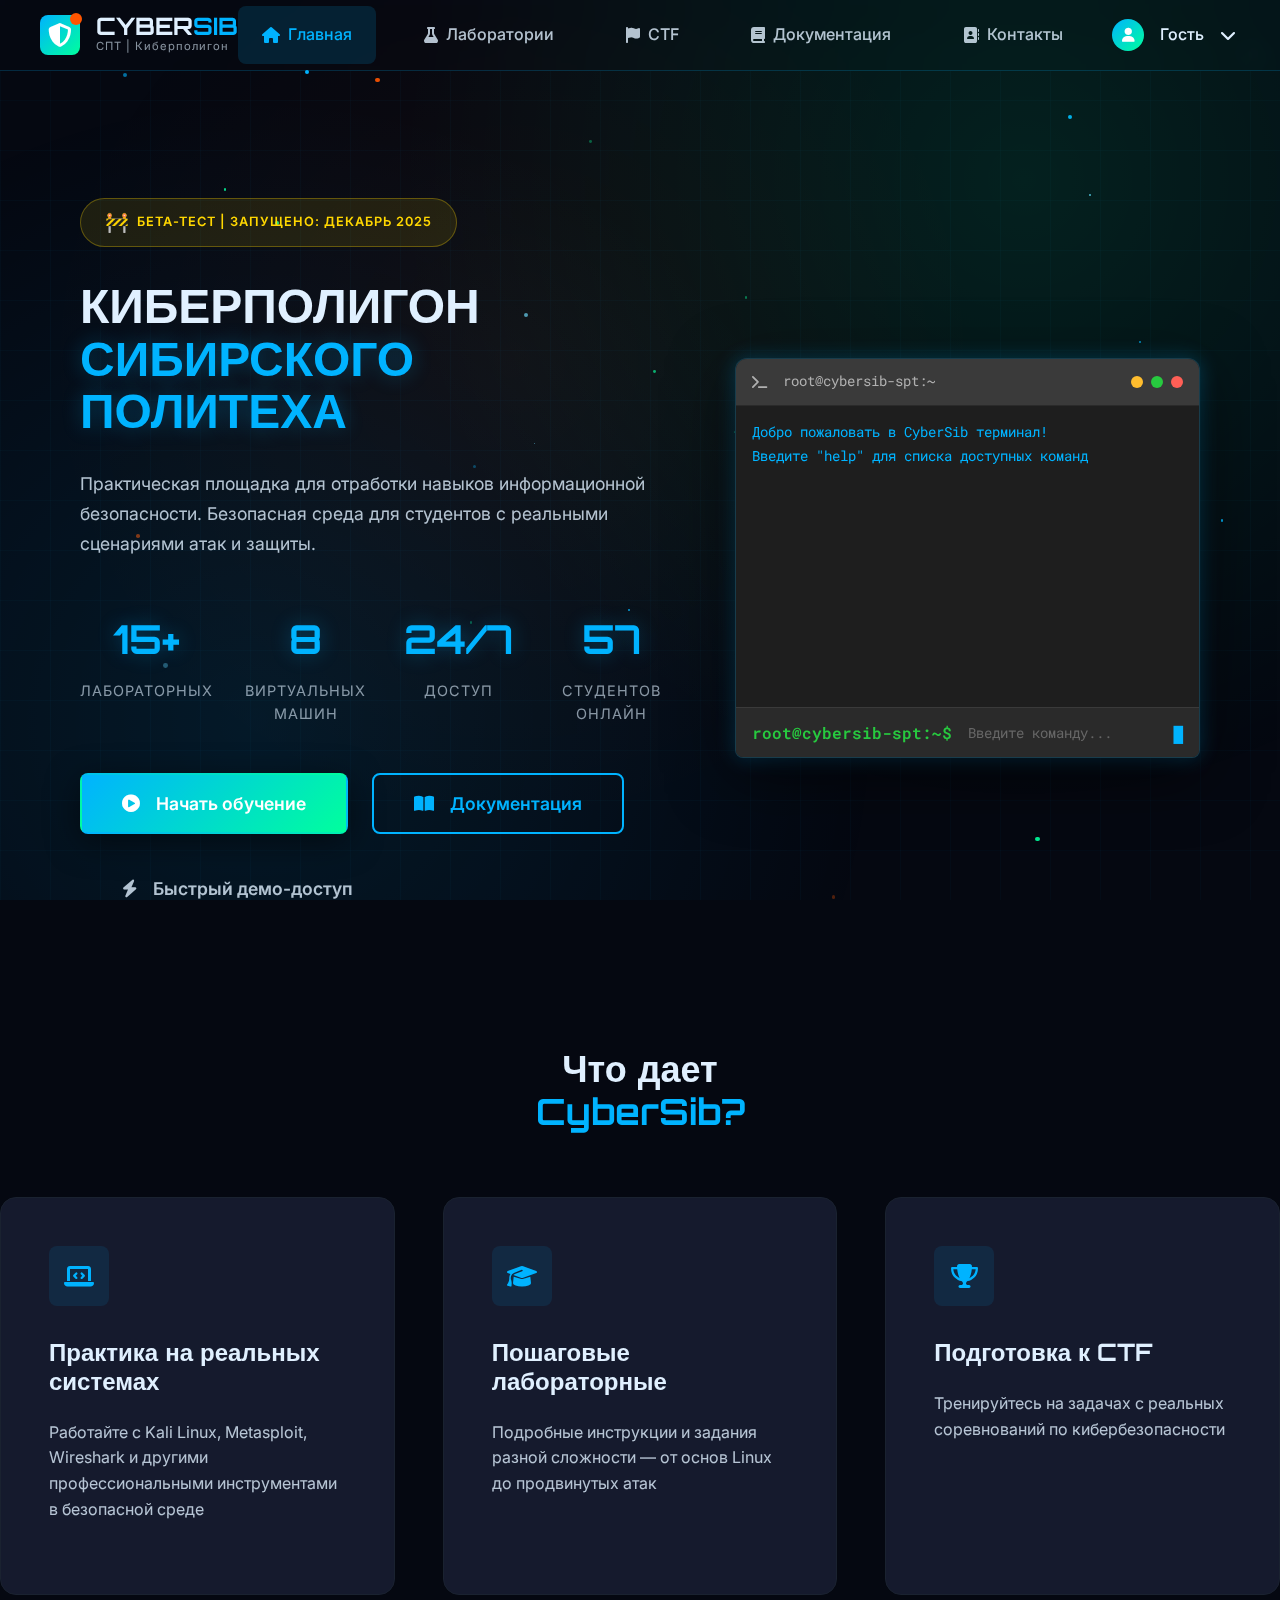
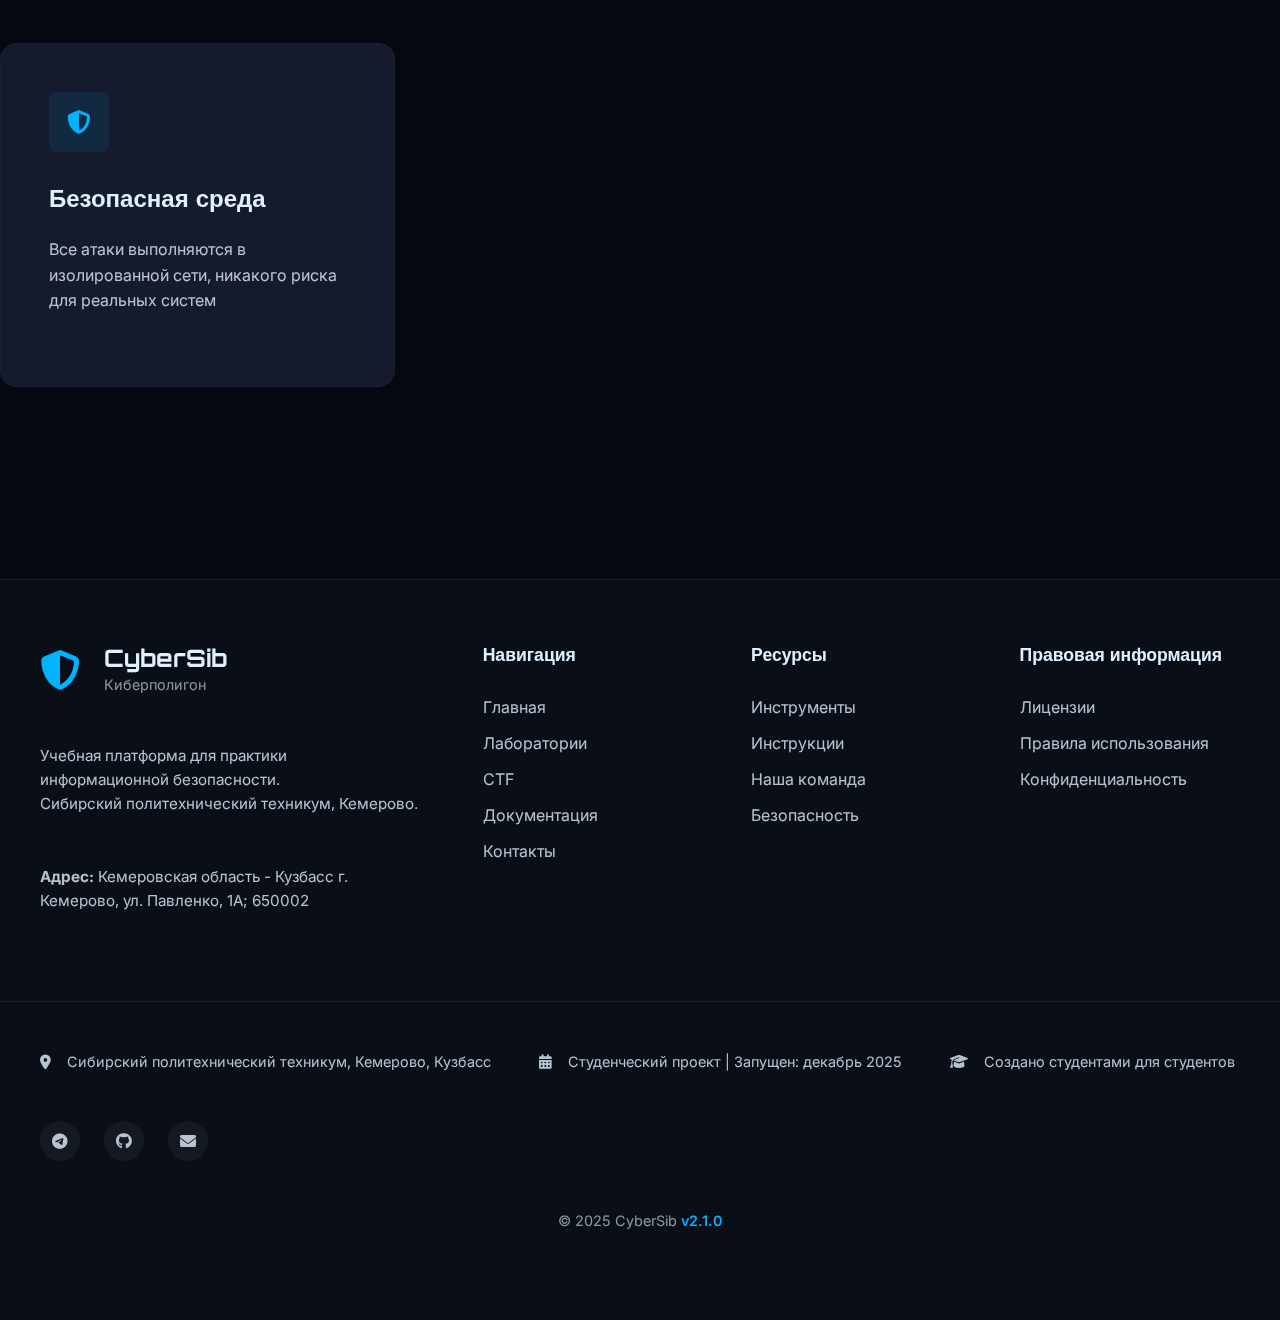
<file: index.html>
<!DOCTYPE html>
<html lang="ru">
<head>
    <meta charset="UTF-8">
    <meta name="viewport" content="width=device-width, initial-scale=1.0">
    <title>CyberSib | Киберполигон СПТ</title>
    
    <!-- Google Analytics -->
    <script async src="https://www.googletagmanager.com/gtag/js?id=G-XXXXXXXXXX"></script>
    <script>
      window.dataLayer = window.dataLayer || [];
      function gtag(){dataLayer.push(arguments);}
      gtag('js', new Date());
      gtag('config', 'G-XXXXXXXXXX');
    </script>
    
    <!-- CSS -->
    <link rel="stylesheet" href="style.css">
    <link rel="stylesheet" href="https://cdnjs.cloudflare.com/ajax/libs/font-awesome/6.4.0/css/all.min.css">
    
    <!-- Шрифты -->
    <link rel="preconnect" href="https://fonts.googleapis.com">
    <link rel="preconnect" href="https://fonts.gstatic.com" crossorigin>
    <link href="https://fonts.googleapis.com/css2?family=Orbitron:wght@400;500;700;900&family=Roboto+Mono:wght@300;400;500;700&family=Inter:wght@300;400;500;600&display=swap" rel="stylesheet">
    
    <!-- Favicon -->
    <link rel="icon" type="image/x-icon" href="data:image/svg+xml,<svg xmlns=%22http://www.w3.org/2000/svg%22 viewBox=%220 0 100 100%22><text y=%22.9em%22 font-size=%2290%22>⚡</text></svg>">
    
    <!-- SEO -->
    <meta name="description" content="CyberSib - учебный киберполигон для практики информационной безопасности">
    <meta name="keywords" content="кибербезопасность, СПТ, обучение, лабораторные, CTF, Кемерово, Кузбасс">
    <meta name="author" content="Белоногов Роман Дмитриевич">
    <meta property="og:title" content="CyberSib">
    <meta property="og:description" content="Учебная платформа для практики информационной безопасности">
    <meta property="og:type" content="website">
</head>
<body>
    <!-- Анимация фона -->
    <div class="bg-animation">
        <div class="bg-grid"></div>
        <div class="bg-particles" id="particles"></div>
        <div class="bg-gradient"></div>
    </div>
    
    <!-- Навигация -->
    <nav class="navbar">
        <div class="nav-container">
            <!-- Логотип -->
            <a href="#" class="logo" data-page="home">
                <div class="logo-icon">
                    <i class="fas fa-shield-alt"></i>
                    <span class="pulse-dot"></span>
                </div>
                <div class="logo-text">
                    <span class="logo-title">CYBER<span class="logo-accent">SIB</span></span>
                    <span class="logo-subtitle">СПТ | Киберполигон</span>
                </div>
            </a>
            
            <!-- Меню -->
            <div class="nav-menu" id="navMenu">
                <a href="#" class="nav-link active" data-page="home">
                    <i class="fas fa-home"></i> Главная
                </a>
                <a href="#" class="nav-link" data-page="labs">
                    <i class="fas fa-flask"></i> Лаборатории
                </a>
                <a href="#" class="nav-link" data-page="ctf">
                    <i class="fas fa-flag"></i> CTF
                </a>
                <a href="#" class="nav-link" data-page="docs">
                    <i class="fas fa-book"></i> Документация
                </a>
                <a href="#" class="nav-link" data-page="contacts">
                    <i class="fas fa-address-book"></i> Контакты
                </a>
            </div>
            
            <!-- Пользователь -->
            <div class="user-section">
                <div class="user-info" id="userInfo">
                    <div class="user-avatar">
                        <i class="fas fa-user"></i>
                    </div>
                    <span class="user-name" id="userName">Гость</span>
                    <i class="fas fa-chevron-down"></i>
                </div>
                <div class="user-dropdown" id="userDropdown">
                    <a href="#" class="dropdown-item" id="loginBtn">
                        <i class="fas fa-sign-in-alt"></i> Войти
                    </a>
                    <a href="#" class="dropdown-item" id="registerBtn">
                        <i class="fas fa-user-plus"></i> Регистрация
                    </a>
                    <div class="dropdown-divider"></div>
                    <a href="#" class="dropdown-item" id="profileBtn">
                        <i class="fas fa-user-circle"></i> Профиль
                    </a>
                    <a href="#" class="dropdown-item" id="dashboardBtn">
                        <i class="fas fa-tachometer-alt"></i> Личный кабинет
                    </a>
                    <a href="#" class="dropdown-item" id="settingsBtn">
                        <i class="fas fa-cog"></i> Настройки
                    </a>
                    <a href="#" class="dropdown-item logout" id="logoutBtn">
                        <i class="fas fa-sign-out-alt"></i> Выйти
                    </a>
                </div>
            </div>
            
            <!-- Мобильное меню -->
            <button class="mobile-menu-btn" id="mobileMenuBtn">
                <i class="fas fa-bars"></i>
            </button>
        </div>
    </nav>
    
    <!-- Контент -->
    <div class="content-wrapper">
        <!-- Главная -->
        <section class="page active" id="homePage">
            <div class="container">
                <div class="hero-section">
                    <div class="hero-content">
                        <div class="hero-badge beta-badge">
                            <span class="badge-icon">🚧</span>
                            <span class="badge-text">БЕТА-ТЕСТ | ЗАПУЩЕНО: ДЕКАБРЬ 2025</span>
                        </div>
                        
                        <h1 class="hero-title">
                            <span class="hero-line">КИБЕРПОЛИГОН</span>
                            <span class="hero-line accent">СИБИРСКОГО ПОЛИТЕХА</span>
                        </h1>
                        
                        <p class="hero-description">
                            Практическая площадка для отработки навыков информационной безопасности. 
                            Безопасная среда для студентов с реальными сценариями атак и защиты.
                        </p>
                        
                        <div class="hero-stats">
                            <div class="stat">
                                <div class="stat-number" id="totalLabs">15+</div>
                                <div class="stat-label">лабораторных</div>
                            </div>
                            <div class="stat">
                                <div class="stat-number" id="totalMachines">8</div>
                                <div class="stat-label">виртуальных машин</div>
                            </div>
                            <div class="stat">
                                <div class="stat-number">24/7</div>
                                <div class="stat-label">доступ</div>
                            </div>
                            <div class="stat">
                                <div class="stat-number" id="activeUsers">0</div>
                                <div class="stat-label">студентов онлайн</div>
                            </div>
                        </div>
                        
                        <div class="hero-buttons">
                            <button class="btn btn-primary btn-lg" id="startLearningBtn">
                                <i class="fas fa-play-circle"></i> Начать обучение
                            </button>
                            <button class="btn btn-outline btn-lg" id="openDocsBtn">
                                <i class="fas fa-book-open"></i> Документация
                            </button>
                            <button class="btn btn-ghost btn-lg" id="quickDemoBtn">
                                <i class="fas fa-bolt"></i> Быстрый демо-доступ
                            </button>
                        </div>
                    </div>
                    
                    <div class="hero-terminal">
                        <div class="terminal">
                            <div class="terminal-header">
                                <div class="terminal-title">
                                    <i class="fas fa-terminal"></i>
                                    <span>root@cybersib-spt:~</span>
                                </div>
                                <div class="terminal-controls">
                                    <span class="control-btn minimize"></span>
                                    <span class="control-btn maximize"></span>
                                    <span class="control-btn close"></span>
                                </div>
                            </div>
                            <div class="terminal-body" id="terminalBody">
                                <div class="terminal-output" id="terminalOutput">
                                    <!-- Терминал заполняется через JS -->
                                </div>
                                <div class="terminal-input">
                                    <span class="prompt">root@cybersib-spt:~$</span>
                                    <input type="text" class="terminal-cmd" id="terminalCmd" placeholder="Введите команду...">
                                    <span class="cursor">█</span>
                                </div>
                            </div>
                        </div>
                    </div>
                </div>
            </div>
            
            <!-- Возможности -->
            <div class="features-section">
                <h2 class="section-title">
                    <span class="section-title-line">Что дает</span>
                    <span class="section-title-line accent">CyberSib?</span>
                </h2>
                
                <div class="features-grid">
                    <div class="feature-card">
                        <div class="feature-icon">
                            <i class="fas fa-laptop-code"></i>
                        </div>
                        <h3>Практика на реальных системах</h3>
                        <p>Работайте с Kali Linux, Metasploit, Wireshark и другими профессиональными инструментами в безопасной среде</p>
                    </div>
                    
                    <div class="feature-card">
                        <div class="feature-icon">
                            <i class="fas fa-graduation-cap"></i>
                        </div>
                        <h3>Пошаговые лабораторные</h3>
                        <p>Подробные инструкции и задания разной сложности — от основ Linux до продвинутых атак</p>
                    </div>
                    
                    <div class="feature-card">
                        <div class="feature-icon">
                            <i class="fas fa-trophy"></i>
                        </div>
                        <h3>Подготовка к CTF</h3>
                        <p>Тренируйтесь на задачах с реальных соревнований по кибербезопасности</p>
                    </div>
                    
                    <div class="feature-card">
                        <div class="feature-icon">
                            <i class="fas fa-shield-alt"></i>
                        </div>
                        <h3>Безопасная среда</h3>
                        <p>Все атаки выполняются в изолированной сети, никакого риска для реальных систем</p>
                    </div>
                </div>
            </div>
        </section>
        
        <!-- Лаборатории -->
        <section class="page" id="labsPage">
            <div class="container">
                <h2 class="page-title">
                    <i class="fas fa-flask"></i>
                    <span>Лабораторные работы</span>
                </h2>
                
                <div class="labs-controls">
                    <div class="difficulty-filter">
                        <button class="filter-btn active" data-filter="all">Все</button>
                        <button class="filter-btn" data-filter="beginner">Начинающий</button>
                        <button class="filter-btn" data-filter="intermediate">Средний</button>
                        <button class="filter-btn" data-filter="advanced">Продвинутый</button>
                        <button class="filter-btn" data-filter="ctf">CTF</button>
                    </div>
                    
                    <div class="search-box">
                        <i class="fas fa-search"></i>
                        <input type="text" id="labSearch" placeholder="Поиск лабораторной...">
                    </div>
                </div>
                
                <div class="labs-grid" id="labsContainer">
                    <!-- Лаборатории загружаются через JS -->
                </div>
                
                <div class="labs-stats">
                    <div class="stat-card">
                        <h3>Доступно лабораторий</h3>
                        <div class="stat-number">15</div>
                    </div>
                    <div class="stat-card">
                        <h3>Среднее время выполнения</h3>
                        <div class="stat-number">3.5 ч</div>
                    </div>
                    <div class="stat-card">
                        <h3>Лучший результат</h3>
                        <div class="stat-number">95%</div>
                    </div>
                </div>
            </div>
        </section>
        
        <!-- CTF -->
        <section class="page" id="ctfPage">
            <div class="container">
                <h2 class="page-title">
                    <i class="fas fa-flag"></i>
                    <span>CTF Challenge</span>
                </h2>
                
                <div class="ctf-tabs">
                    <button class="ctf-tab active" data-tab="challenges">Задачи</button>
                    <button class="ctf-tab" data-tab="tournaments">Турниры</button>
                    <button class="ctf-tab" data-tab="leaderboard">Таблица лидеров</button>
                </div>
                
                <div class="ctf-content">
                    <!-- Задачи CTF -->
                    <div class="ctf-pane active" id="challengesPane">
                        <div class="ctf-info">
                            <div class="ctf-banner">
                                <h3>Capture The Flag</h3>
                                <p>Решайте задачи по взлому, криптографии, стеганографии и реверс-инжинирингу</p>
                            </div>
                            
                            <div class="ctf-categories">
                                <div class="category-card" data-category="web">
                                    <div class="category-icon">
                                        <i class="fas fa-globe"></i>
                                    </div>
                                    <h4>Web Exploitation</h4>
                                    <p>SQLi, XSS, CSRF, LFI/RFI</p>
                                </div>
                                
                                <div class="category-card" data-category="crypto">
                                    <div class="category-icon">
                                        <i class="fas fa-key"></i>
                                    </div>
                                    <h4>Cryptography</h4>
                                    <p>Шифры, RSA, хэши, стеганография</p>
                                </div>
                                
                                <div class="category-card" data-category="forensics">
                                    <div class="category-icon">
                                        <i class="fas fa-search"></i>
                                    </div>
                                    <h4>Digital Forensics</h4>
                                    <p>Анализ дисков, сетевого трафика, памяти</p>
                                </div>
                                
                                <div class="category-card" data-category="pwn">
                                    <div class="category-icon">
                                        <i class="fas fa-bug"></i>
                                    </div>
                                    <h4>Binary Exploitation</h4>
                                    <p>Buffer overflow, ROP, shellcoding</p>
                                </div>
                            </div>
                        </div>
                    </div>
                    
                    <!-- Турниры CTF -->
                    <div class="ctf-pane" id="tournamentsPane">
                        <div class="tournaments-section">
                            <div class="alert alert-info">
                                <i class="fas fa-tools"></i>
                                <div>
                                    <h4>Раздел в разработке</h4>
                                    <p>Мы активно работаем над системой турниров CTF. В скором времени здесь появятся:</p>
                                    <ul>
                                        <li>Регулярные турниры с призами</li>
                                        <li>Командные соревнования</li>
                                        <li>Рейтинговая система ELO</li>
                                        <li>Спонсорские мероприятия</li>
                                        <li>Онлайн и оффлайн чемпионаты</li>
                                    </ul>
                                    <p>Следите за обновлениями в нашем Telegram-канале!</p>
                                </div>
                            </div>
                            
                            <div class="coming-soon">
                                <div class="coming-soon-icon">
                                    <i class="fas fa-trophy"></i>
                                </div>
                                <h3>CyberSib CTF League 2026</h3>
                                <p>Первый студенческий чемпионат по кибербезопасности в Кузбассе</p>
                                <div class="tournament-features">
                                    <div class="feature">
                                        <i class="fas fa-calendar-alt"></i>
                                        <span>Старт: октябрь 2026</span>
                                    </div>
                                    <div class="feature">
                                        <i class="fas fa-users"></i>
                                        <span>Командный формат</span>
                                    </div>
                                    <div class="feature">
                                        <i class="fas fa-gift"></i>
                                        <span>Призовой фонд</span>
                                    </div>
                                </div>
                                <button class="btn btn-primary btn-notify" id="notifyTournamentBtn">
                                    <i class="fas fa-bell"></i> Уведомить о старте
                                </button>
                            </div>
                        </div>
                    </div>
                    
                    <!-- Таблица лидеров -->
                    <div class="ctf-pane" id="leaderboardPane">
                        <div class="ctf-leaderboard">
                            <h3><i class="fas fa-trophy"></i> Таблица лидеров</h3>
                            <div class="table-container">
                                <table class="leaderboard-table">
                                    <thead>
                                        <tr>
                                            <th>Место</th>
                                            <th>Игрок</th>
                                            <th>Очки</th>
                                            <th>Решено</th>
                                            <th>Рейтинг</th>
                                        </tr>
                                    </thead>
                                    <tbody id="leaderboardBody">
                                        <!-- Заполняется через JS -->
                                    </tbody>
                                </table>
                            </div>
                        </div>
                    </div>
                </div>
            </div>
        </section>
        
        <!-- Документация -->
        <section class="page" id="docsPage">
            <div class="container">
                <h2 class="page-title">
                    <i class="fas fa-book"></i>
                    <span>Документация</span>
                </h2>
                
                <div class="docs-container">
                    <!-- Навигация по документации -->
                    <div class="docs-sidebar">
                        <div class="docs-nav">
                            <h4>Основные документы</h4>
                            <a href="#" class="docs-nav-link active" data-doc="about">
                                <i class="fas fa-info-circle"></i> О проекте
                            </a>
                            <a href="#" class="docs-nav-link" data-doc="team">
                                <i class="fas fa-users"></i> Наша команда
                            </a>
                            <a href="#" class="docs-nav-link" data-doc="rules">
                                <i class="fas fa-book"></i> Правила использования
                            </a>
                            <a href="#" class="docs-nav-link" data-doc="privacy">
                                <i class="fas fa-shield-alt"></i> Политика конфиденциальности
                            </a>
                            <a href="#" class="docs-nav-link" data-doc="security">
                                <i class="fas fa-lock"></i> Безопасность данных
                            </a>
                            <a href="#" class="docs-nav-link" data-doc="licenses">
                                <i class="fas fa-balance-scale"></i> Лицензии
                            </a>
                            
                            <h4>Инструкции</h4>
                            <a href="#" class="docs-nav-link" data-doc="setup">
                                <i class="fas fa-cogs"></i> Настройка среды
                            </a>
                            <a href="#" class="docs-nav-link" data-doc="access">
                                <i class="fas fa-plug"></i> Подключение
                            </a>
                            <a href="#" class="docs-nav-link" data-doc="report">
                                <i class="fas fa-file-alt"></i> Отчетность
                            </a>
                        </div>
                    </div>
                    
                    <!-- Контент документации -->
                    <div class="docs-content">
                        <div class="doc-viewer" id="docViewer">
                            <!-- Документы загружаются через JS -->
                        </div>
                        
                        <!-- Быстрые ссылки -->
                        <div class="docs-quicklinks">
                            <button class="quicklink" id="downloadRulesBtn">
                                <i class="fas fa-download"></i> Скачать правила
                            </button>
                            <button class="quicklink" id="contactSupportBtn">
                                <i class="fas fa-question-circle"></i> Техподдержка
                            </button>
                        </div>
                    </div>
                </div>
            </div>
        </section>
        
        <!-- Контакты -->
        <section class="page" id="contactsPage">
            <div class="container">
                <h2 class="page-title">
                    <i class="fas fa-address-book"></i>
                    <span>Контакты и поддержка</span>
                </h2>
                
                <div class="contacts-grid">
                    <div class="contact-card">
                        <div class="contact-icon telegram">
                            <i class="fab fa-telegram"></i>
                        </div>
                        <h3>Telegram-канал</h3>
                        <p>Новости, анонсы и обсуждения</p>
                        <a href="https://t.me/spt42" target="_blank" class="contact-link">
                            @spt42 <i class="fas fa-external-link-alt"></i>
                        </a>
                    </div>
                    
                    <div class="contact-card">
                        <div class="contact-icon support">
                            <i class="fas fa-headset"></i>
                        </div>
                        <h3>Техническая поддержка</h3>
                        <p>Помощь с полигоном и лабораториями</p>
                        <a href="https://t.me/plushkihapki" target="_blank" class="contact-link">
                            @plushkihapki <i class="fas fa-external-link-alt"></i>
                        </a>
                    </div>
                    
                    <div class="contact-card">
                        <div class="contact-icon email">
                            <i class="fas fa-envelope"></i>
                        </div>
                        <h3>Электронная почта</h3>
                        <p>Для официальных обращений</p>
                        <a href="mailto:cybersib.bizml.ru" class="contact-link">
                            cybersib@spt.edu
                        </a>
                    </div>
                    
                    <div class="contact-card">
                        <div class="contact-icon github">
                            <i class="fab fa-github"></i>
                        </div>
                        <h3>Исходный код</h3>
                        <p>Проект на GitHub</p>
                        <a href="https://github.com/CyberSib-SPT" target="_blank" class="contact-link">
                            CyberSib-SPT <i class="fas fa-external-link-alt"></i>
                        </a>
                    </div>
                </div>
                
                <!-- Улучшенная форма обратной связи -->
                <div class="feedback-form">
                    <h3><i class="fas fa-comment-alt"></i> Форма обратной связи</h3>
                    <input type="hidden" id="csrfToken" value="">
                    <form id="feedbackForm">
                        <div class="form-grid">
                            <div class="form-group">
                                <label for="feedbackName">Ваше имя</label>
                                <input type="text" id="feedbackName" class="form-control" placeholder="Иван Иванов" required>
                            </div>
                            <div class="form-group">
                                <label for="feedbackEmail">Email</label>
                                <input type="email" id="feedbackEmail" class="form-control" placeholder="student@spt.edu" required>
                            </div>
                        </div>
                        
                        <div class="form-group">
                            <label for="feedbackType">Тип обращения</label>
                            <div class="select-wrapper">
                                <select id="feedbackType" class="form-control select" required>
                                    <option value="">Выберите тип обращения</option>
                                    <option value="bug">Сообщение об ошибке</option>
                                    <option value="suggestion">Предложение по улучшению</option>
                                    <option value="question">Вопрос по лаборатории</option>
                                    <option value="other">Другое</option>
                                </select>
                            </div>
                        </div>
                        
                        <div class="form-group">
                            <label for="feedbackMessage">Сообщение</label>
                            <textarea id="feedbackMessage" class="form-control" rows="5" placeholder="Опишите вашу проблему или предложение подробно..." required></textarea>
                        </div>
                        
                        <div class="form-actions">
                            <button type="submit" class="btn btn-primary">
                                <i class="fas fa-paper-plane"></i> Отправить сообщение
                            </button>
                        </div>
                        
                        <div class="alert alert-info">
                            <i class="fas fa-info-circle"></i>
                            <span>Обычно отвечаем в течение 24 часов. Для срочных вопросов используйте Telegram.</span>
                        </div>
                    </form>
                </div>
                
                <!-- Адрес техникума -->
                <div class="alert alert-info" style="margin-top: var(--space-2xl);">
                    <i class="fas fa-map-marker-alt"></i>
                    <div>
                        <strong>Адрес техникума:</strong><br>
                        Кемеровская область - Кузбасс<br>
                        г. Кемерово, ул. Павленко, 1А; 650002
                    </div>
                </div>
            </div>
        </section>
    </div>
    
    <!-- Модальные окна -->
    
    <!-- Вход -->
    <div class="modal" id="loginModal">
        <div class="modal-content">
            <div class="modal-header">
                <h2><i class="fas fa-sign-in-alt"></i> Вход в систему</h2>
                <button class="modal-close">&times;</button>
            </div>
            <div class="modal-body">
                <input type="hidden" id="csrfTokenModal" value="">
                <div class="auth-tabs">
                    <button class="auth-tab active" data-tab="login">Вход</button>
                    <button class="auth-tab" data-tab="register">Регистрация</button>
                </div>
                
                <form id="loginForm" class="auth-form active">
                    <div class="form-group">
                        <label for="loginUsername">Логин или Email</label>
                        <input type="text" id="loginUsername" class="form-control" placeholder="Введите логин или email" required>
                    </div>
                    
                    <div class="form-group">
                        <label for="loginPassword">Пароль</label>
                        <input type="password" id="loginPassword" class="form-control" placeholder="Введите пароль" required>
                    </div>
                    
                    <div class="form-options">
                        <label class="checkbox">
                            <input type="checkbox" id="rememberMe">
                            <span>Запомнить меня</span>
                        </label>
                        <button type="button" class="link" id="forgotPasswordBtn">Забыли пароль?</button>
                    </div>
                    
                    <button type="submit" class="btn btn-primary btn-block">
                        <i class="fas fa-sign-in-alt"></i> Войти
                    </button>
                    
                    <div class="demo-credentials">
                        <p><i class="fas fa-info-circle"></i> Демо-доступ:</p>
                        <p><strong>Логин:</strong> demo | <strong>Пароль:</strong> demo2024</p>
                    </div>
                </form>
                
                <form id="registerForm" class="auth-form">
                    <div class="form-group">
                        <label for="regUsername">Логин</label>
                        <input type="text" id="regUsername" class="form-control" placeholder="Придумайте логин" required>
                    </div>
                    
                    <div class="form-group">
                        <label for="regEmail">Email</label>
                        <input type="email" id="regEmail" class="form-control" placeholder="student@spt.edu" required>
                    </div>
                    
                    <div class="form-group">
                        <label for="regPassword">Пароль</label>
                        <div class="password-strength">
                            <input type="password" id="regPassword" class="form-control" placeholder="Не менее 8 символов" required>
                            <div class="strength-meter">
                                <div class="strength-bar"></div>
                            </div>
                            <span class="strength-text">Надежность: низкая</span>
                        </div>
                    </div>
                    
                    <div class="form-group">
                        <label for="regConfirmPassword">Подтвердите пароль</label>
                        <input type="password" id="regConfirmPassword" class="form-control" placeholder="Повторите пароль" required>
                    </div>
                    
                    <div class="form-group">
                        <label for="regGroup">Группа</label>
                        <div class="select-wrapper">
                            <select id="regGroup" class="form-control select" required>
                                <option value="">Выберите группу</option>
                                <option value="ИБ-21">ИБ-21</option>
                                <option value="ИБ-22">ИБ-22</option>
                                <option value="ИБ-23">ИБ-23</option>
                                <option value="КС-21">КС-21</option>
                                <option value="КС-22">КС-22</option>
                                <option value="other">Другая</option>
                            </select>
                        </div>
                    </div>
                    
                    <div class="form-group">
                        <label class="checkbox">
                            <input type="checkbox" id="acceptRules" required>
                            <span>Согласен с <button type="button" class="rules-link" id="viewRulesBtn">правилами использования</button></span>
                        </label>
                    </div>
                    
                    <div class="form-group">
                        <label class="checkbox">
                            <input type="checkbox" id="acceptPrivacy" required>
                            <span>Согласен с <button type="button" class="rules-link" id="viewPrivacyBtn">политикой конфиденциальности</button></span>
                        </label>
                    </div>
                    
                    <button type="submit" class="btn btn-success btn-block">
                        <i class="fas fa-user-plus"></i> Зарегистрироваться
                    </button>
                </form>
            </div>
        </div>
    </div>
    
    <!-- Профиль -->
    <div class="modal" id="profileModal">
        <div class="modal-content wide">
            <div class="modal-header">
                <h2><i class="fas fa-user-circle"></i> Личный кабинет</h2>
                <button class="modal-close">&times;</button>
            </div>
            <div class="modal-body">
                <div class="profile-header">
                    <div class="profile-avatar">
                        <i class="fas fa-user-secret"></i>
                        <span class="status-indicator online"></span>
                    </div>
                    <div class="profile-info">
                        <h3 id="profileUserName">Гость</h3>
                        <p><i class="fas fa-id-badge"></i> <span id="profileUserRole">Студент</span></p>
                        <p><i class="fas fa-users"></i> Группа: <span id="profileUserGroup">-</span></p>
                    </div>
                    <div class="profile-stats">
                        <div class="stat">
                            <div class="stat-number" id="profilePoints">0</div>
                            <div class="stat-label">Очки</div>
                        </div>
                        <div class="stat">
                            <div class="stat-number" id="profileLabs">0</div>
                            <div class="stat-label">Лабораторные</div>
                        </div>
                        <div class="stat">
                            <div class="stat-number" id="profileRank">-</div>
                            <div class="stat-label">Рейтинг</div>
                        </div>
                    </div>
                </div>
                
                <div class="profile-tabs">
                    <button class="profile-tab active" data-tab="progress">
                        <i class="fas fa-chart-line"></i> Прогресс
                    </button>
                    <button class="profile-tab" data-tab="achievements">
                        <i class="fas fa-trophy"></i> Достижения
                    </button>
                    <button class="profile-tab" data-tab="security">
                        <i class="fas fa-shield-alt"></i> Безопасность
                    </button>
                    <button class="profile-tab" data-tab="certificates">
                        <i class="fas fa-award"></i> Сертификаты
                    </button>
                </div>
                
                <div class="profile-content">
                    <div class="profile-pane active" id="progressPane">
                        <div class="progress-list">
                            <h4>Ваш прогресс по лабораторным работам</h4>
                            <div id="progressChart"></div>
                            <div class="alert alert-info">
                                <i class="fas fa-info-circle"></i>
                                <span>Начните выполнять лабораторные работы, чтобы увидеть свой прогресс.</span>
                            </div>
                        </div>
                    </div>
                    
                    <div class="profile-pane" id="achievementsPane">
                        <div class="achievements-list">
                            <h4>Ваши достижения</h4>
                            <div class="achievements-grid" id="achievementsGrid">
                                <!-- Достижения загружаются через JS -->
                            </div>
                        </div>
                    </div>
                    
                    <div class="profile-pane" id="securityPane">
                        <div class="security-settings">
                            <h4>Настройки безопасности</h4>
                            <div class="security-item">
                                <h5><i class="fas fa-key"></i> Смена пароля</h5>
                                <form id="changePasswordForm">
                                    <div class="form-group">
                                        <label for="currentPassword">Текущий пароль</label>
                                        <input type="password" id="currentPassword" class="form-control" required>
                                    </div>
                                    <div class="form-group">
                                        <label for="newPassword">Новый пароль</label>
                                        <input type="password" id="newPassword" class="form-control" required>
                                    </div>
                                    <div class="form-group">
                                        <label for="confirmNewPassword">Подтвердите новый пароль</label>
                                        <input type="password" id="confirmNewPassword" class="form-control" required>
                                    </div>
                                    <button type="submit" class="btn btn-primary">Сменить пароль</button>
                                </form>
                            </div>
                            
                            <div class="security-item">
                                <h5><i class="fas fa-history"></i> История активности</h5>
                                <div class="activity-log" id="activityLog">
                                    <p>Здесь будет отображаться история ваших входов в систему.</p>
                                </div>
                            </div>
                        </div>
                    </div>
                    
                    <div class="profile-pane" id="certificatesPane">
                        <div class="certificates-list">
                            <h4>Ваши сертификаты</h4>
                            <div class="certificates-grid" id="certificatesGrid">
                                <div class="alert alert-info">
                                    <i class="fas fa-info-circle"></i>
                                    <span>Сертификаты выдаются после успешного выполнения лабораторных работ.</span>
                                </div>
                            </div>
                        </div>
                    </div>
                </div>
            </div>
        </div>
    </div>
    
    <!-- Запуск лаборатории -->
    <div class="modal" id="labModal">
        <div class="modal-content">
            <div class="modal-header">
                <h2 id="labModalTitle"><i class="fas fa-play"></i> Запуск лаборатории</h2>
                <button class="modal-close">&times;</button>
            </div>
            <div class="modal-body">
                <!-- Контент загружается через JS -->
            </div>
        </div>
    </div>
    
    <!-- Футер -->
    <footer class="footer">
        <div class="footer-content">
            <div class="footer-brand">
                <div class="footer-logo">
                    <i class="fas fa-shield-alt"></i>
                    <div>
                        <h3>CyberSib</h3>
                        <p>Киберполигон</p>
                    </div>
                </div>
                <p class="footer-description">
                    Учебная платформа для практики информационной безопасности.<br>
                    Сибирский политехнический техникум, Кемерово.
                </p>
                <p class="footer-description">
                    <strong>Адрес:</strong> Кемеровская область - Кузбасс г. Кемерово, ул. Павленко, 1А; 650002
                </p>
            </div>
            
            <div class="footer-links">
                <div class="footer-column">
                    <h4>Навигация</h4>
                    <button class="footer-link" data-page="home">Главная</button>
                    <button class="footer-link" data-page="labs">Лаборатории</button>
                    <button class="footer-link" data-page="ctf">CTF</button>
                    <button class="footer-link" data-page="docs">Документация</button>
                    <button class="footer-link" data-page="contacts">Контакты</button>
                </div>
                
                <div class="footer-column">
                    <h4>Ресурсы</h4>
                    <button class="footer-link" id="toolsBtn">Инструменты</button>
                    <button class="footer-link" data-page="docs">Инструкции</button>
                    <button class="footer-link" data-doc="team">Наша команда</button>
                    <button class="footer-link" data-doc="security">Безопасность</button>
                </div>
                
                <div class="footer-column">
                    <h4>Правовая информация</h4>
                    <button class="footer-link" data-doc="licenses">Лицензии</button>
                    <button class="footer-link" data-doc="rules">Правила использования</button>
                    <button class="footer-link" data-doc="privacy">Конфиденциальность</button>
                </div>
            </div>
        </div>
        
        <div class="footer-bottom">
            <div class="footer-info">
                <p>
                    <i class="fas fa-map-marker-alt"></i> Сибирский политехнический техникум, Кемерово, Кузбасс
                </p>
                <p>
                    <i class="fas fa-calendar-alt"></i> Студенческий проект | Запущен: декабрь 2025
                </p>
                <p>
                    <i class="fas fa-graduation-cap"></i> Создано студентами для студентов
                </p>
            </div>
            
            <div class="footer-social">
                <a href="https://t.me/spt42" target="_blank" class="social-link">
                    <i class="fab fa-telegram"></i>
                </a>
                <a href="https://github.com/CyberSib-SPT" target="_blank" class="social-link">
                    <i class="fab fa-github"></i>
                </a>
                <a href="mailto:cybersib.bizml.ru" class="social-link">
                    <i class="fas fa-envelope"></i>
                </a>
            </div>
            
            <p class="copyright">
                © 2025 CyberSib
                <span class="version">v2.1.0</span>
            </p>
        </div>
    </footer>
    
    <!-- JavaScript -->
    <script src="script.js"></script>
</body>
</html>
</file>
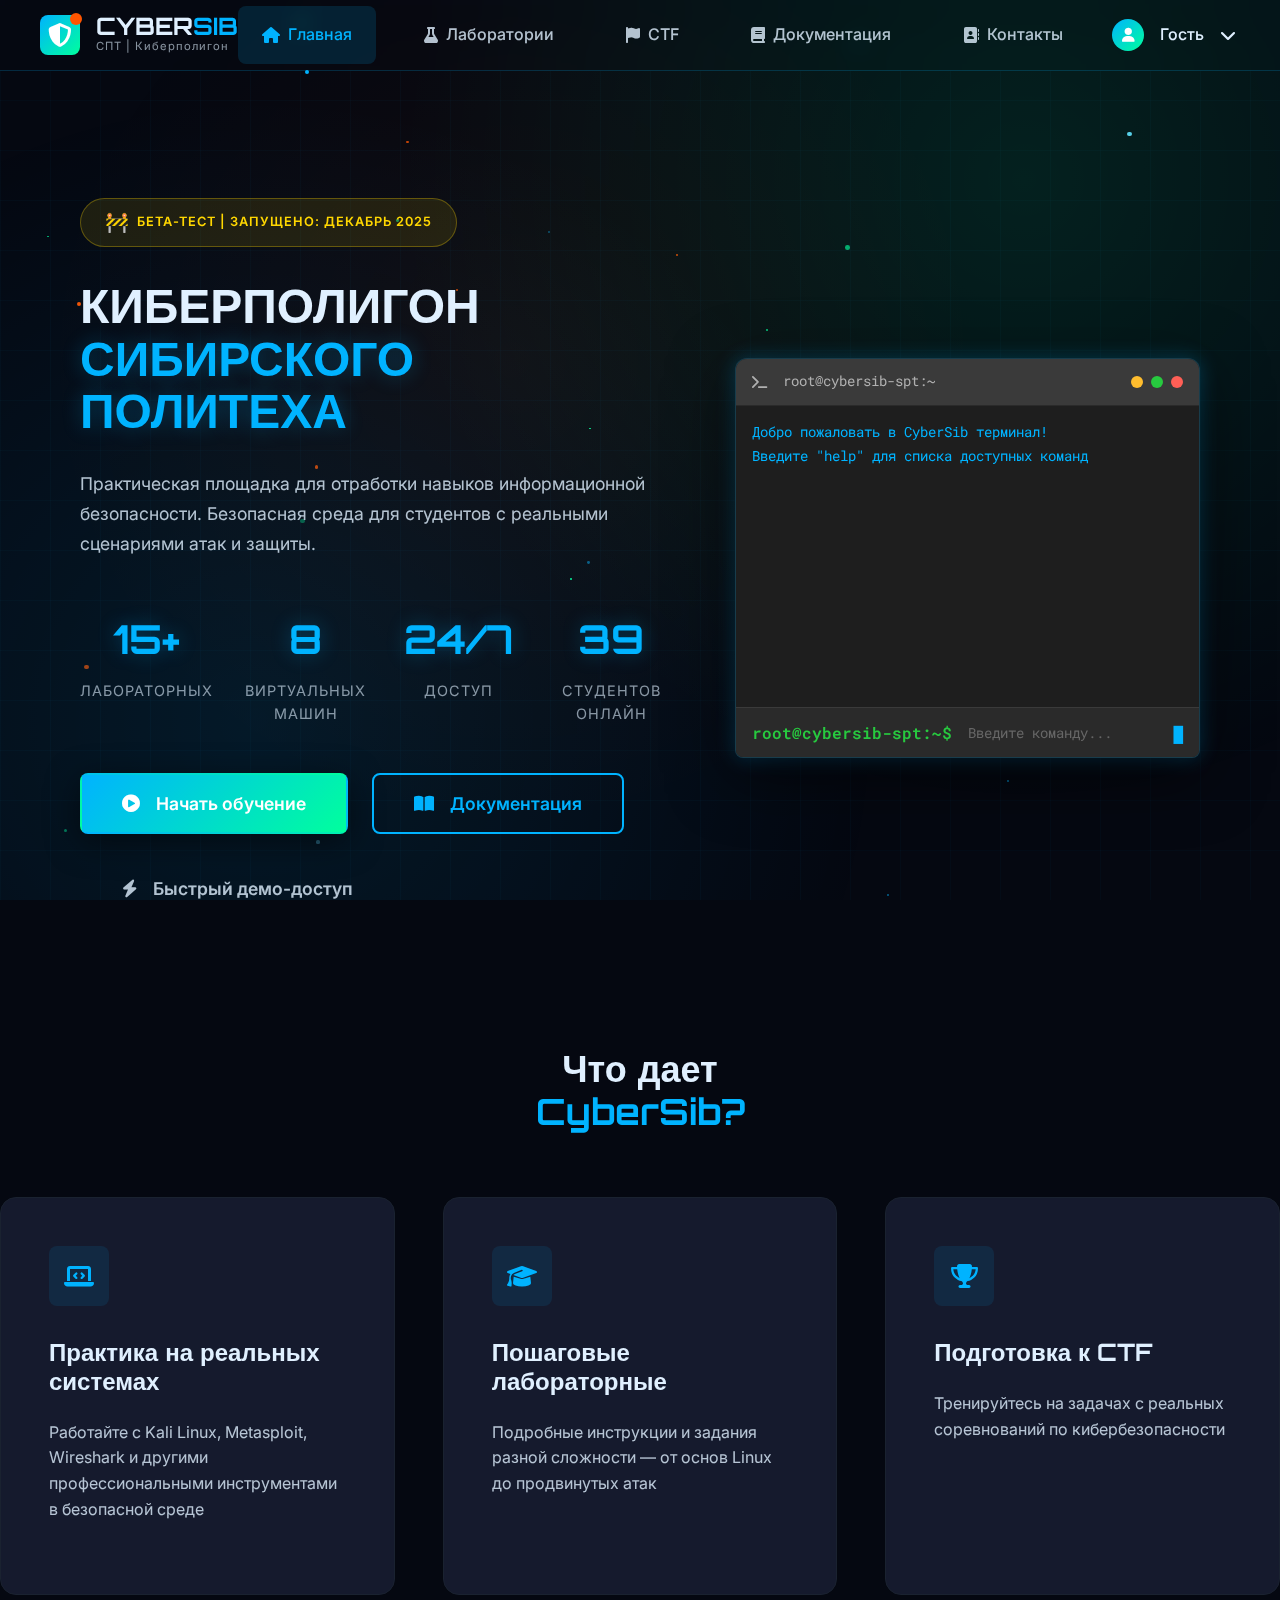
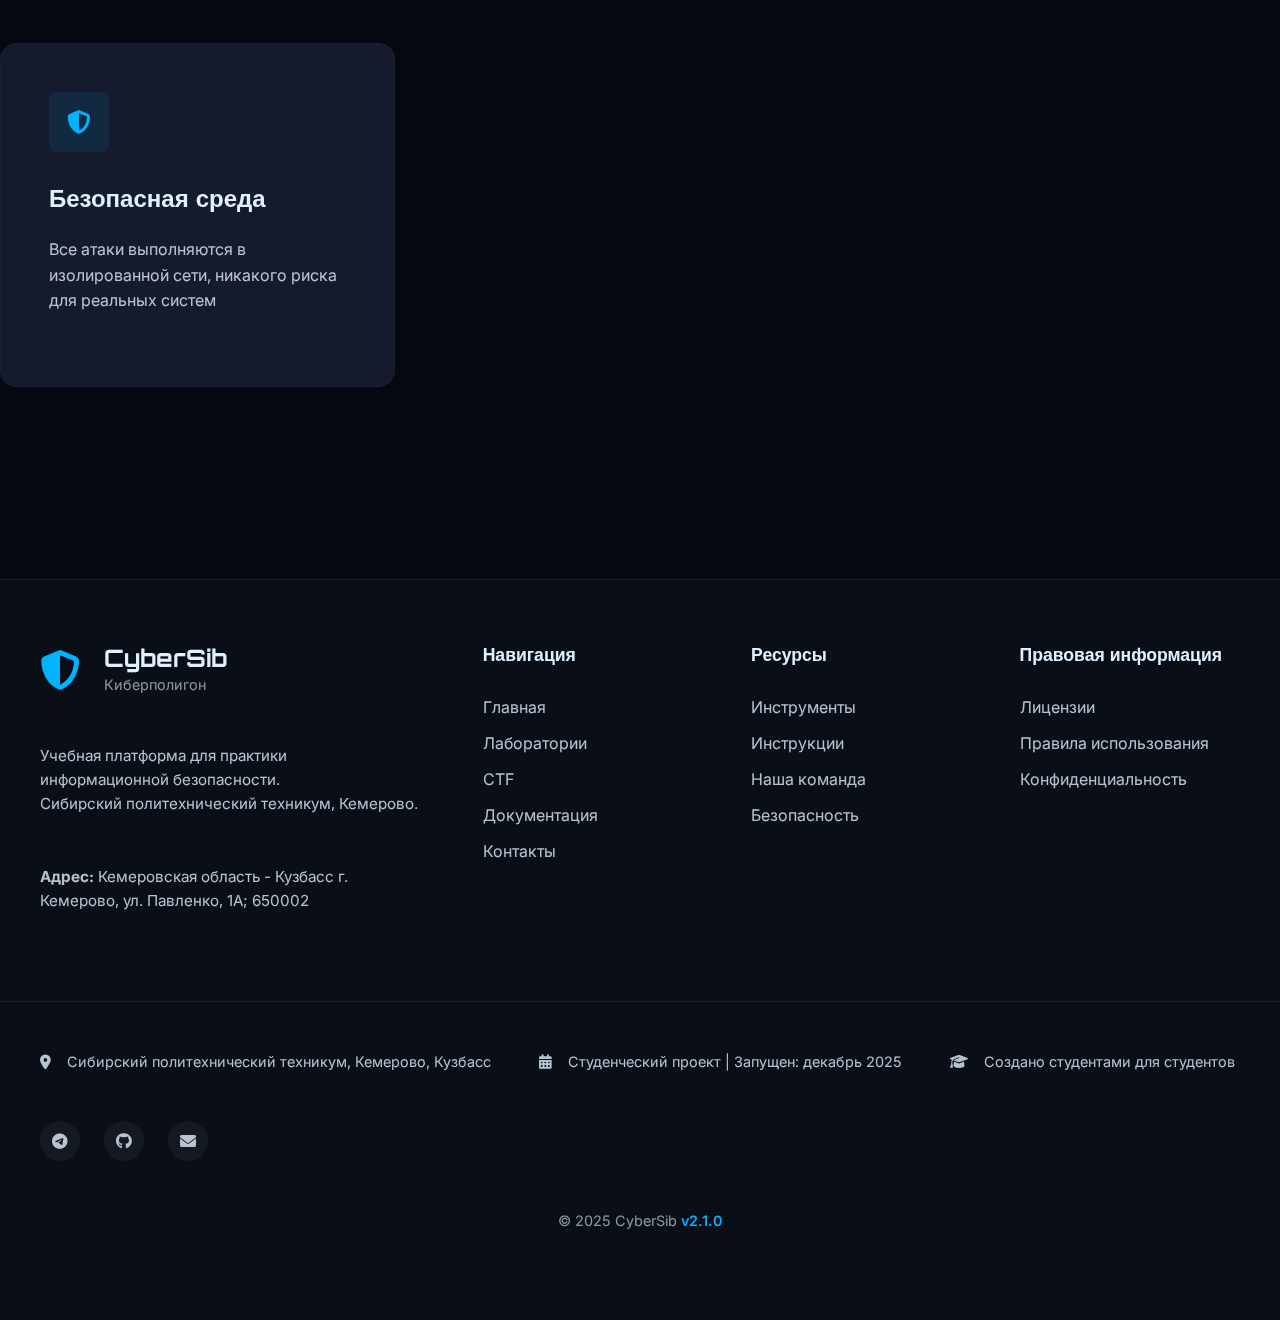
<file: dashboard.html>
<!DOCTYPE html>
<html lang="ru">
<head>
    <meta charset="UTF-8">
    <meta name="viewport" content="width=device-width, initial-scale=1.0">
    <title>Личный кабинет - CyberSib</title>
    <link rel="stylesheet" href="style.css">
    <link rel="stylesheet" href="dashboard.css">
    <link rel="stylesheet" href="https://cdnjs.cloudflare.com/ajax/libs/font-awesome/6.4.0/css/all.min.css">
    <link href="https://fonts.googleapis.com/css2?family=Orbitron:wght@400;700;900&family=Roboto+Mono:wght@300;400;500&family=Inter:wght@300;400;500;600;700&display=swap" rel="stylesheet">
</head>
<body class="dashboard-page">
    <!-- Анимация фона -->
    <div class="bg-animation">
        <div class="bg-grid"></div>
        <div class="bg-particles" id="particles"></div>
        <div class="bg-gradient"></div>
    </div>

    <!-- Навигация -->
    <nav class="navbar">
        <div class="nav-container">
            <!-- Логотип -->
            <a href="index.html" class="logo">
                <div class="logo-icon">
                    <i class="fas fa-shield-alt"></i>
                    <div class="pulse-dot"></div>
                </div>
                <div class="logo-text">
                    <div class="logo-title">CYBER<span class="logo-accent">SIB</span></div>
                    <div class="logo-subtitle">Professional Platform</div>
                </div>
            </a>
            
            <!-- Меню -->
            <div class="nav-menu">
                <a href="index.html" class="nav-link">
                    <i class="fas fa-home"></i>
                    <span>Главная</span>
                </a>
                <a href="#" class="nav-link" onclick="window.location.href='index.html#labsPage'">
                    <i class="fas fa-flask"></i>
                    <span>Лаборатории</span>
                </a>
                <a href="#" class="nav-link" onclick="window.location.href='index.html#ctfPage'">
                    <i class="fas fa-flag"></i>
                    <span>CTF</span>
                </a>
                <a href="#" class="nav-link active">
                    <i class="fas fa-user-circle"></i>
                    <span>Личный кабинет</span>
                </a>
                <a href="#" class="nav-link" onclick="window.location.href='index.html#docsPage'">
                    <i class="fas fa-book"></i>
                    <span>Документация</span>
                </a>
            </div>
            
            <!-- Пользователь -->
            <div class="user-section">
                <div class="user-info" id="userInfo">
                    <div class="user-avatar">
                        <i class="fas fa-user-secret"></i>
                    </div>
                    <span class="user-name" id="dashboardUserName">Загрузка...</span>
                    <i class="fas fa-chevron-down"></i>
                </div>
                <div class="user-dropdown" id="userDropdown">
                    <a href="#" class="dropdown-item" onclick="window.location.href='index.html'">
                        <i class="fas fa-home"></i> Главная
                    </a>
                    <a href="#" class="dropdown-item" onclick="showDashboardSection('progress')">
                        <i class="fas fa-chart-line"></i> Прогресс
                    </a>
                    <a href="#" class="dropdown-item" onclick="showDashboardSection('achievements')">
                        <i class="fas fa-trophy"></i> Достижения
                    </a>
                    <a href="#" class="dropdown-item" onclick="showDashboardSection('settings')">
                        <i class="fas fa-cog"></i> Настройки
                    </a>
                    <div class="dropdown-divider"></div>
                    <a href="#" class="dropdown-item logout" onclick="logoutUser()">
                        <i class="fas fa-sign-out-alt"></i> Выйти
                    </a>
                </div>
            </div>
            
            <!-- Мобильное меню -->
            <button class="mobile-menu-btn" id="mobileMenuBtn">
                <i class="fas fa-bars"></i>
            </button>
        </div>
    </nav>

    <!-- Контент личного кабинета -->
    <div class="content-wrapper dashboard-wrapper">
        <div class="dashboard-container">
            <!-- Боковая панель профиля -->
            <aside class="dashboard-sidebar">
                <div class="sidebar-header">
                    <div class="user-profile">
                        <div class="profile-avatar-large" id="profileAvatarLarge">
                            <i class="fas fa-user-secret"></i>
                            <div class="status-indicator online" id="userStatus"></div>
                            <button class="avatar-upload-btn" onclick="document.getElementById('avatarUpload').click()">
                                <i class="fas fa-camera"></i>
                            </button>
                            <input type="file" id="avatarUpload" accept="image/*" style="display: none;">
                        </div>
                        <h3 id="sidebarUserName">Загрузка...</h3>
                        <p class="user-role" id="sidebarUserRole">Студент</p>
                        <p class="user-rank" id="sidebarUserRank">Начинающий</p>
                    </div>
                </div>
                
                <div class="sidebar-stats">
                    <div class="stat-item">
                        <i class="fas fa-star"></i>
                        <div>
                            <span class="stat-value" id="sidebarPoints">0</span>
                            <span class="stat-label">Очки</span>
                        </div>
                    </div>
                    <div class="stat-item">
                        <i class="fas fa-flask"></i>
                        <div>
                            <span class="stat-value" id="sidebarLabs">0</span>
                            <span class="stat-label">Лаборатории</span>
                        </div>
                    </div>
                    <div class="stat-item">
                        <i class="fas fa-flag"></i>
                        <div>
                            <span class="stat-value" id="sidebarCTF">0</span>
                            <span class="stat-label">CTF решено</span>
                        </div>
                    </div>
                </div>
                
                <nav class="sidebar-nav">
                    <a href="#" class="sidebar-link active" onclick="showDashboardSection('overview')">
                        <i class="fas fa-chart-line"></i>
                        <span>Обзор</span>
                    </a>
                    <a href="#" class="sidebar-link" onclick="showDashboardSection('progress')">
                        <i class="fas fa-tasks"></i>
                        <span>Прогресс обучения</span>
                    </a>
                    <a href="#" class="sidebar-link" onclick="showDashboardSection('labs')">
                        <i class="fas fa-flask"></i>
                        <span>Мои лаборатории</span>
                    </a>
                    <a href="#" class="sidebar-link" onclick="showDashboardSection('ctf')">
                        <i class="fas fa-flag"></i>
                        <span>CTF достижения</span>
                    </a>
                    <a href="#" class="sidebar-link" onclick="showDashboardSection('achievements')">
                        <i class="fas fa-trophy"></i>
                        <span>Достижения</span>
                        <span class="badge" id="achievementsBadge">0</span>
                    </a>
                    <a href="#" class="sidebar-link" onclick="showDashboardSection('certificates')">
                        <i class="fas fa-award"></i>
                        <span>Сертификаты</span>
                    </a>
                    <a href="#" class="sidebar-link" onclick="showDashboardSection('subscription')">
                        <i class="fas fa-crown"></i>
                        <span>Подписка</span>
                    </a>
                    <a href="#" class="sidebar-link" onclick="showDashboardSection('settings')">
                        <i class="fas fa-cog"></i>
                        <span>Настройки</span>
                    </a>
                </nav>
                
                <div class="sidebar-footer">
                    <button class="btn btn-primary btn-block" onclick="window.location.href='index.html#labsPage'">
                        <i class="fas fa-play-circle"></i> Продолжить обучение
                    </button>
                </div>
            </aside>

            <!-- Основной контент -->
            <main class="dashboard-content">
                <!-- Заголовок с быстрыми действиями -->
                <div class="dashboard-header">
                    <div class="header-left">
                        <h1>Личный кабинет</h1>
                        <p id="dashboardGreeting">Добро пожаловать!</p>
                    </div>
                    <div class="header-actions">
                        <button class="btn btn-outline" onclick="showDashboardSection('subscription')">
                            <i class="fas fa-crown"></i> Улучшить подписку
                        </button>
                        <button class="btn btn-primary" onclick="window.location.href='index.html#labsPage'">
                            <i class="fas fa-rocket"></i> Новая лаборатория
                        </button>
                    </div>
                </div>

                <!-- Карточки статистики -->
                <div class="stats-cards">
                    <div class="stat-card gradient-primary">
                        <div class="stat-icon">
                            <i class="fas fa-star"></i>
                        </div>
                        <div class="stat-info">
                            <h3 id="statPoints">0</h3>
                            <p>Общие очки</p>
                        </div>
                        <div class="stat-trend" id="pointsTrend">
                            <i class="fas fa-arrow-up"></i>
                            <span>+0 за неделю</span>
                        </div>
                    </div>
                    
                    <div class="stat-card gradient-secondary">
                        <div class="stat-icon">
                            <i class="fas fa-check-circle"></i>
                        </div>
                        <div class="stat-info">
                            <h3 id="statLabs">0</h3>
                            <p>Завершено лабораторий</p>
                        </div>
                        <div class="stat-trend" id="labsTrend">
                            <i class="fas fa-arrow-up"></i>
                            <span>+0 за неделю</span>
                        </div>
                    </div>
                    
                    <div class="stat-card gradient-accent">
                        <div class="stat-icon">
                            <i class="fas fa-flag"></i>
                        </div>
                        <div class="stat-info">
                            <h3 id="statCTF">0</h3>
                            <p>CTF задач решено</p>
                        </div>
                        <div class="stat-trend" id="ctfTrend">
                            <i class="fas fa-arrow-up"></i>
                            <span>+0 за неделю</span>
                        </div>
                    </div>
                    
                    <div class="stat-card gradient-dark">
                        <div class="stat-icon">
                            <i class="fas fa-crown"></i>
                        </div>
                        <div class="stat-info">
                            <h3 id="statRank">-</h3>
                            <p>Текущий ранг</p>
                        </div>
                        <div class="rank-progress">
                            <div class="progress-bar">
                                <div class="progress-fill" id="rankProgress"></div>
                            </div>
                            <span id="rankNext">Следующий ранг</span>
                        </div>
                    </div>
                </div>

                <!-- Разделы личного кабинета -->
                
                <!-- Обзор -->
                <section id="overviewSection" class="dashboard-section active">
                    <div class="section-header">
                        <h2><i class="fas fa-chart-line"></i> Обзор прогресса</h2>
                        <div class="section-actions">
                            <button class="btn btn-ghost" onclick="refreshData()">
                                <i class="fas fa-sync-alt"></i> Обновить
                            </button>
                        </div>
                    </div>
                    
                    <div class="overview-grid">
                        <!-- График прогресса -->
                        <div class="overview-card large">
                            <div class="card-header">
                                <h3>Прогресс обучения</h3>
                                <select class="period-select" id="progressPeriod">
                                    <option value="week">За неделю</option>
                                    <option value="month" selected>За месяц</option>
                                    <option value="year">За год</option>
                                </select>
                            </div>
                            <div class="card-content">
                                <div class="chart-container" id="progressChart">
                                    <!-- График будет здесь -->
                                    <div class="chart-placeholder">
                                        <i class="fas fa-chart-bar"></i>
                                        <p>График прогресса обучения</p>
                                        <p class="placeholder-note">Запустите лаборатории, чтобы увидеть прогресс</p>
                                    </div>
                                </div>
                            </div>
                        </div>
                        
                        <!-- Активная лаборатория -->
                        <div class="overview-card">
                            <div class="card-header">
                                <h3>Активная лаборатория</h3>
                                <span class="badge badge-warning" id="activeLabTimer">--:--:--</span>
                            </div>
                            <div class="card-content">
                                <div class="active-lab-info" id="activeLabInfo">
                                    <div class="no-active-lab">
                                        <i class="fas fa-flask"></i>
                                        <h4>Нет активных лабораторий</h4>
                                        <p>Начните новую лабораторию для продолжения обучения</p>
                                        <button class="btn btn-primary btn-sm" onclick="window.location.href='index.html#labsPage'">
                                            <i class="fas fa-play"></i> Выбрать лабораторию
                                        </button>
                                    </div>
                                </div>
                            </div>
                        </div>
                        
                        <!-- Предстоящие дедлайны -->
                        <div class="overview-card">
                            <div class="card-header">
                                <h3>Ближайшие дедлайны</h3>
                            </div>
                            <div class="card-content">
                                <div class="deadlines-list" id="deadlinesList">
                                    <div class="deadline-item">
                                        <i class="fas fa-clock"></i>
                                        <div>
                                            <h4>CTF Турнир</h4>
                                            <p>Начало: 20.12.2024</p>
                                        </div>
                                    </div>
                                    <div class="deadline-item">
                                        <i class="fas fa-book"></i>
                                        <div>
                                            <h4>Курс "Web Security"</h4>
                                            <p>Завершение: 25.12.2024</p>
                                        </div>
                                    </div>
                                </div>
                            </div>
                        </div>
                        
                        <!-- Рекомендации -->
                        <div class="overview-card">
                            <div class="card-header">
                                <h3>Рекомендации для вас</h3>
                            </div>
                            <div class="card-content">
                                <div class="recommendations-list" id="recommendationsList">
                                    <div class="recommendation-item">
                                        <i class="fas fa-lightbulb"></i>
                                        <div>
                                            <h4>Начните с основ</h4>
                                            <p>Пройдите лабораторию "Основы Linux"</p>
                                        </div>
                                    </div>
                                    <div class="recommendation-item">
                                        <i class="fas fa-bolt"></i>
                                        <div>
                                            <h4>CTF тренировка</h4>
                                            <p>Решите задачу "Basic Cryptography"</p>
                                        </div>
                                    </div>
                                </div>
                            </div>
                        </div>
                    </div>
                    
                    <!-- Последняя активность -->
                    <div class="recent-activity">
                        <h3><i class="fas fa-history"></i> Последняя активность</h3>
                        <div class="activity-list" id="activityList">
                            <!-- Активность загружается через JS -->
                        </div>
                    </div>
                </section>

                <!-- Прогресс обучения -->
                <section id="progressSection" class="dashboard-section">
                    <div class="section-header">
                        <h2><i class="fas fa-tasks"></i> Прогресс обучения</h2>
                        <div class="section-actions">
                            <button class="btn btn-outline" onclick="exportProgress()">
                                <i class="fas fa-download"></i> Экспорт
                            </button>
                        </div>
                    </div>
                    
                    <div class="progress-stats">
                        <div class="progress-stat">
                            <div class="circular-progress" data-progress="0" id="overallProgress">
                                <span class="progress-value">0%</span>
                            </div>
                            <h4>Общий прогресс</h4>
                        </div>
                        
                        <div class="progress-by-category">
                            <h3>Прогресс по категориям</h3>
                            <div class="category-progress-list" id="categoryProgressList">
                                <!-- Категории загружаются через JS -->
                            </div>
                        </div>
                    </div>
                    
                    <!-- Детальный прогресс по курсам -->
                    <div class="detailed-progress">
                        <h3>Детальный прогресс</h3>
                        <div class="progress-table-container">
                            <table class="progress-table">
                                <thead>
                                    <tr>
                                        <th>Курс</th>
                                        <th>Статус</th>
                                        <th>Прогресс</th>
                                        <th>Оценка</th>
                                        <th>Действия</th>
                                    </tr>
                                </thead>
                                <tbody id="detailedProgressTable">
                                    <!-- Данные загружаются через JS -->
                                </tbody>
                            </table>
                        </div>
                    </div>
                </section>

                <!-- Мои лаборатории -->
                <section id="labsSection" class="dashboard-section">
                    <div class="section-header">
                        <h2><i class="fas fa-flask"></i> Мои лаборатории</h2>
                        <div class="section-actions">
                            <div class="labs-filter">
                                <button class="filter-btn active" data-filter="all">Все</button>
                                <button class="filter-btn" data-filter="in_progress">В процессе</button>
                                <button class="filter-btn" data-filter="completed">Завершены</button>
                            </div>
                        </div>
                    </div>
                    
                    <div class="labs-grid" id="userLabsGrid">
                        <!-- Лаборатории пользователя загружаются через JS -->
                    </div>
                    
                    <div class="labs-summary">
                        <div class="summary-card">
                            <h4>Время в лабораториях</h4>
                            <div class="summary-value" id="totalLabTime">0 часов</div>
                        </div>
                        <div class="summary-card">
                            <h4>Средний балл</h4>
                            <div class="summary-value" id="averageScore">0%</div>
                        </div>
                        <div class="summary-card">
                            <h4>Попытки</h4>
                            <div class="summary-value" id="totalAttempts">0</div>
                        </div>
                    </div>
                </section>

                <!-- CTF достижения -->
                <section id="ctfSection" class="dashboard-section">
                    <div class="section-header">
                        <h2><i class="fas fa-flag"></i> CTF достижения</h2>
                        <div class="section-actions">
                            <button class="btn btn-outline" onclick="window.location.href='index.html#ctfPage'">
                                <i class="fas fa-plus"></i> Новые задачи
                            </button>
                        </div>
                    </div>
                    
                    <div class="ctf-stats">
                        <div class="ctf-stat-card">
                            <div class="ctf-stat-icon">
                                <i class="fas fa-trophy"></i>
                            </div>
                            <div>
                                <h3 id="ctfTotalPoints">0</h3>
                                <p>Всего очков CTF</p>
                            </div>
                        </div>
                        <div class="ctf-stat-card">
                            <div class="ctf-stat-icon">
                                <i class="fas fa-check"></i>
                            </div>
                            <div>
                                <h3 id="ctfSolved">0</h3>
                                <p>Решено задач</p>
                            </div>
                        </div>
                        <div class="ctf-stat-card">
                            <div class="ctf-stat-icon">
                                <i class="fas fa-globe"></i>
                            </div>
                            <div>
                                <h3 id="ctfCategories">0</h3>
                                <p>Категорий освоено</p>
                            </div>
                        </div>
                    </div>
                    
                    <div class="ctf-leaderboard-mini">
                        <h3>Ваша позиция в рейтинге</h3>
                        <div class="leaderboard-position">
                            <div class="position-number" id="ctfPosition">-</div>
                            <div class="position-info">
                                <h4>Место в общем рейтинге</h4>
                                <p>Из <span id="totalPlayers">-</span> игроков</p>
                            </div>
                        </div>
                    </div>
                    
                    <div class="recent-ctf">
                        <h3>Последние решенные задачи</h3>
                        <div class="ctf-solves-list" id="recentCTFSolves">
                            <!-- CTF решения загружаются через JS -->
                        </div>
                    </div>
                </section>

                <!-- Достижения -->
                <section id="achievementsSection" class="dashboard-section">
                    <div class="section-header">
                        <h2><i class="fas fa-trophy"></i> Достижения</h2>
                        <div class="section-actions">
                            <span class="achievements-summary">
                                <span id="earnedAchievements">0</span> из <span id="totalAchievements">0</span> получено
                            </span>
                        </div>
                    </div>
                    
                    <div class="achievements-filter">
                        <button class="filter-btn active" data-filter="all">Все</button>
                        <button class="filter-btn" data-filter="earned">Полученные</button>
                        <button class="filter-btn" data-filter="locked">Доступные</button>
                        <button class="filter-btn" data-filter="rare">Редкие</button>
                    </div>
                    
                    <div class="achievements-grid" id="achievementsGrid">
                        <!-- Достижения загружаются через JS -->
                    </div>
                </section>

                <!-- Сертификаты -->
                <section id="certificatesSection" class="dashboard-section">
                    <div class="section-header">
                        <h2><i class="fas fa-award"></i> Сертификаты</h2>
                        <div class="section-actions">
                            <button class="btn btn-outline" onclick="showCertificateModal()">
                                <i class="fas fa-eye"></i> Просмотреть все
                            </button>
                        </div>
                    </div>
                    
                    <div class="certificates-grid" id="certificatesGrid">
                        <div class="certificate-card">
                            <div class="certificate-icon">
                                <i class="fas fa-graduation-cap"></i>
                            </div>
                            <h4>Основы кибербезопасности</h4>
                            <p>Выдан: ---</p>
                            <button class="btn btn-sm" onclick="downloadCertificate('basics')">
                                <i class="fas fa-download"></i> Скачать
                            </button>
                        </div>
                        
                        <div class="certificate-card locked">
                            <div class="certificate-icon">
                                <i class="fas fa-shield-alt"></i>
                            </div>
                            <h4>Web Security Expert</h4>
                            <p>Завершите 5 лабораторий</p>
                            <div class="progress">
                                <div class="progress-fill" style="width: 40%"></div>
                            </div>
                        </div>
                        
                        <div class="certificate-card locked">
                            <div class="certificate-icon">
                                <i class="fas fa-flag"></i>
                            </div>
                            <h4>CTF Champion</h4>
                            <p>Решите 10 CTF задач</p>
                            <div class="progress">
                                <div class="progress-fill" style="width: 20%"></div>
                            </div>
                        </div>
                    </div>
                </section>

                <!-- Подписка -->
                <section id="subscriptionSection" class="dashboard-section">
                    <div class="section-header">
                        <h2><i class="fas fa-crown"></i> Управление подпиской</h2>
                        <div class="section-actions">
                            <span class="subscription-badge" id="currentSubscriptionBadge">Free</span>
                        </div>
                    </div>
                    
                    <div class="subscription-info">
                        <div class="current-subscription">
                            <h3>Текущий план</h3>
                            <div class="subscription-card" id="currentSubscriptionCard">
                                <!-- Информация о подписке -->
                            </div>
                        </div>
                        
                        <div class="subscription-features">
                            <h3>Доступные функции</h3>
                            <div class="features-list" id="subscriptionFeatures">
                                <!-- Функции подписки -->
                            </div>
                        </div>
                    </div>
                    
                    <div class="upgrade-plans">
                        <h3>Доступные планы</h3>
                        <div class="plans-grid">
                            <div class="plan-card">
                                <div class="plan-header">
                                    <h4>Free</h4>
                                    <div class="plan-price">0 ₽<span>/месяц</span></div>
                                </div>
                                <ul class="plan-features">
                                    <li><i class="fas fa-check"></i> 1 лаборатория в месяц</li>
                                    <li><i class="fas fa-check"></i> Базовые CTF задачи</li>
                                    <li><i class="fas fa-check"></i> Общедоступные курсы</li>
                                    <li><i class="fas fa-times"></i> Сертификаты</li>
                                    <li><i class="fas fa-times"></i> Приоритетная поддержка</li>
                                </ul>
                                <button class="btn btn-outline" disabled>Текущий план</button>
                            </div>
                            
                            <div class="plan-card recommended">
                                <div class="plan-badge">Рекомендуем</div>
                                <div class="plan-header">
                                    <h4>Pro</h4>
                                    <div class="plan-price">600 ₽<span>/месяц</span></div>
                                </div>
                                <ul class="plan-features">
                                    <li><i class="fas fa-check"></i> Все лаборатории</li>
                                    <li><i class="fas fa-check"></i> Полный доступ к CTF</li>
                                    <li><i class="fas fa-check"></i> Сертификаты о прохождении</li>
                                    <li><i class="fas fa-check"></i> Расширенная статистика</li>
                                    <li><i class="fas fa-times"></i> Командные функции</li>
                                </ul>
                                <button class="btn btn-primary" onclick="upgradeSubscription('pro')">
                                    <i class="fas fa-crown"></i> Перейти на Pro
                                </button>
                            </div>
                            
                            <div class="plan-card">
                                <div class="plan-header">
                                    <h4>Premium</h4>
                                    <div class="plan-price">1200 ₽<span>/месяц</span></div>
                                </div>
                                <ul class="plan-features">
                                    <li><i class="fas fa-check"></i> Все возможности Pro</li>
                                    <li><i class="fas fa-check"></i> Командные функции</li>
                                    <li><i class="fas fa-check"></i> Ранний доступ к новому</li>
                                    <li><i class="fas fa-check"></i> Закрытые CTF турниры</li>
                                    <li><i class="fas fa-check"></i> Персональный ментор</li>
                                </ul>
                                <button class="btn btn-outline" onclick="upgradeSubscription('premium')">
                                    <i class="fas fa-rocket"></i> Перейти на Premium
                                </button>
                            </div>
                        </div>
                    </div>
                </section>

                <!-- Настройки -->
                <section id="settingsSection" class="dashboard-section">
                    <div class="section-header">
                        <h2><i class="fas fa-cog"></i> Настройки аккаунта</h2>
                        <div class="section-actions">
                            <button class="btn btn-primary" onclick="saveSettings()">
                                <i class="fas fa-save"></i> Сохранить
                            </button>
                        </div>
                    </div>
                    
                    <div class="settings-tabs">
                        <button class="settings-tab active" data-tab="profile">Профиль</button>
                        <button class="settings-tab" data-tab="security">Безопасность</button>
                        <button class="settings-tab" data-tab="notifications">Уведомления</button>
                        <button class="settings-tab" data-tab="privacy">Приватность</button>
                    </div>
                    
                    <div class="settings-content">
                        <!-- Настройки профиля -->
                        <div class="settings-pane active" id="profilePane">
                            <form class="settings-form" id="profileForm">
                                <div class="form-group">
                                    <label for="settingsUsername">Имя пользователя</label>
                                    <input type="text" id="settingsUsername" class="form-control">
                                </div>
                                
                                <div class="form-group">
                                    <label for="settingsEmail">Email</label>
                                    <input type="email" id="settingsEmail" class="form-control">
                                </div>
                                
                                <div class="form-group">
                                    <label for="settingsGroup">Группа</label>
                                    <select id="settingsGroup" class="form-control select">
                                        <option value="">Выберите группу</option>
                                        <option value="beginner">Начинающий</option>
                                        <option value="intermediate">Средний</option>
                                        <option value="advanced">Продвинутый</option>
                                        <option value="professional">Профессионал</option>
                                    </select>
                                </div>
                                
                                <div class="form-group">
                                    <label>Аватар</label>
                                    <div class="avatar-upload-container">
                                        <div class="avatar-preview" id="avatarPreview">
                                            <i class="fas fa-user"></i>
                                        </div>
                                        <div class="avatar-upload-controls">
                                            <button type="button" class="btn btn-outline" onclick="document.getElementById('settingsAvatar').click()">
                                                <i class="fas fa-upload"></i> Загрузить
                                            </button>
                                            <input type="file" id="settingsAvatar" accept="image/*" style="display: none;">
                                            <p class="help-text">Рекомендуемый размер: 256x256px</p>
                                        </div>
                                    </div>
                                </div>
                            </form>
                        </div>
                        
                        <!-- Настройки безопасности -->
                        <div class="settings-pane" id="securityPane">
                            <form class="settings-form" id="securityForm">
                                <div class="form-group">
                                    <label for="currentPassword">Текущий пароль</label>
                                    <input type="password" id="currentPassword" class="form-control">
                                </div>
                                
                                <div class="form-group">
                                    <label for="newPassword">Новый пароль</label>
                                    <div class="password-strength">
                                        <input type="password" id="newPassword" class="form-control">
                                        <div class="strength-meter">
                                            <div class="strength-bar"></div>
                                        </div>
                                        <span class="strength-text">Надежность: низкая</span>
                                    </div>
                                </div>
                                
                                <div class="form-group">
                                    <label for="confirmPassword">Подтвердите пароль</label>
                                    <input type="password" id="confirmPassword" class="form-control">
                                </div>
                                
                                <button type="button" class="btn btn-primary" onclick="changePassword()">
                                    <i class="fas fa-key"></i> Сменить пароль
                                </button>
                                
                                <div class="security-section">
                                    <h4>Активные сессии</h4>
                                    <div class="sessions-list" id="sessionsList">
                                        <!-- Сессии загружаются через JS -->
                                    </div>
                                    <button type="button" class="btn btn-outline" onclick="terminateOtherSessions()">
                                        <i class="fas fa-sign-out-alt"></i> Завершить другие сессии
                                    </button>
                                </div>
                            </form>
                        </div>
                        
                        <!-- Настройки уведомлений -->
                        <div class="settings-pane" id="notificationsPane">
                            <h4>Настройки уведомлений</h4>
                            <div class="notification-settings">
                                <div class="notification-item">
                                    <div class="notification-info">
                                        <h5>Email уведомления</h5>
                                        <p>Получать новости и обновления</p>
                                    </div>
                                    <label class="switch">
                                        <input type="checkbox" id="emailNotifications" checked>
                                        <span class="slider"></span>
                                    </label>
                                </div>
                                
                                <div class="notification-item">
                                    <div class="notification-info">
                                        <h5>Уведомления о лабораториях</h5>
                                        <p>Напоминания о дедлайнах</p>
                                    </div>
                                    <label class="switch">
                                        <input type="checkbox" id="labNotifications" checked>
                                        <span class="slider"></span>
                                    </label>
                                </div>
                                
                                <div class="notification-item">
                                    <div class="notification-info">
                                        <h5>CTF турниры</h5>
                                        <p>Уведомления о новых турнирах</p>
                                    </div>
                                    <label class="switch">
                                        <input type="checkbox" id="ctfNotifications" checked>
                                        <span class="slider"></span>
                                    </label>
                                </div>
                            </div>
                        </div>
                    </div>
                </section>
            </main>
        </div>
    </div>

    <!-- Модальные окна -->
    <div class="modal" id="certificateModal">
        <div class="modal-content wide">
            <div class="modal-header">
                <h2><i class="fas fa-award"></i> Ваши сертификаты</h2>
                <button class="modal-close">&times;</button>
            </div>
            <div class="modal-body">
                <div id="certificateModalContent">
                    <!-- Контент загружается через JS -->
                </div>
            </div>
        </div>
    </div>

    <!-- Футер -->
    <footer class="footer">
        <div class="footer-content">
            <div class="footer-brand">
                <div class="footer-logo">
                    <i class="fas fa-shield-alt"></i>
                    <div>
                        <h3>CyberSib</h3>
                        <p>Professional Platform</p>
                    </div>
                </div>
                <p class="footer-description">
                    Платформа для практического обучения кибербезопасности.<br>
                    Выращиваем IT-щитовиков России.
                </p>
            </div>
            
            <div class="footer-links">
                <div class="footer-column">
                    <h4>Платформа</h4>
                    <a href="index.html" class="footer-link">Главная</a>
                    <a href="#" onclick="window.location.href='index.html#labsPage'" class="footer-link">Лаборатории</a>
                    <a href="#" onclick="window.location.href='index.html#ctfPage'" class="footer-link">CTF</a>
                    <a href="#" onclick="window.location.href='index.html#docsPage'" class="footer-link">Документация</a>
                </div>
                
                <div class="footer-column">
                    <h4>Ресурсы</h4>
                    <a href="#" onclick="window.location.href='index.html#docsPage'" class="footer-link">Инструкции</a>
                    <a href="#" class="footer-link" onclick="alert('Раздел "Наша команда" временно недоступен')">Наша команда</a>
                    <a href="#" onclick="showDocument('security')" class="footer-link">Безопасность</a>
                </div>
                
                <div class="footer-column">
                    <h4>Правовая информация</h4>
                    <a href="#" onclick="showDocument('rules')" class="footer-link">Правила использования</a>
                    <a href="#" onclick="showDocument('privacy')" class="footer-link">Конфиденциальность</a>
                    <a href="#" onclick="window.location.href='index.html#contactsPage'" class="footer-link">Контакты</a>
                </div>
            </div>
        </div>
        
        <div class="footer-bottom">
            <div class="footer-info">
                <p>
                    <i class="fas fa-graduation-cap"></i> CyberSib — живая экосистема для будущих IT-специалистов
                </p>
                <p>
                    <i class="fas fa-calendar-alt"></i> Проект запущен в 2025 году
                </p>
            </div>
            
            <p class="copyright">
                © 2025 CyberSib Platform
                <span class="version">v2.1.0</span>
            </p>
        </div>
    </footer>

    <!-- JavaScript -->
    <script src="script.js"></script>
    <script src="dashboard.js"></script>
</body>
</html>
</file>
<file: dashboard.css>
===== DASHBOARD SPECIFIC STYLES ===== 

 Общие стили для личного кабинета 
.dashboard-page {
    background var(--darker);
}

.dashboard-wrapper {
    margin-top 70px;
    min-height calc(100vh - 70px);
    padding 0;
}

.dashboard-container {
    display grid;
    grid-template-columns 280px 1fr;
    min-height calc(100vh - 70px);
}

 Боковая панель 
.dashboard-sidebar {
    background var(--dark-lighter);
    border-right 1px solid var(--gray);
    padding var(--space-xl) 0;
    display flex;
    flex-direction column;
    position sticky;
    top 70px;
    height calc(100vh - 70px);
    overflow-y auto;
}

.sidebar-header {
    padding 0 var(--space-xl) var(--space-xl);
    border-bottom 1px solid var(--gray);
    margin-bottom var(--space-xl);
}

.user-profile {
    text-align center;
}

.profile-avatar-large {
    width 120px;
    height 120px;
    background var(--gradient-primary);
    border-radius 50%;
    margin 0 auto var(--space-lg);
    display flex;
    align-items center;
    justify-content center;
    position relative;
    font-size 3rem;
    color white;
}

.profile-avatar-large .status-indicator {
    position absolute;
    bottom 10px;
    right 10px;
    width 24px;
    height 24px;
    border 3px solid var(--dark-lighter);
}

.avatar-upload-btn {
    position absolute;
    bottom 0;
    right 0;
    width 36px;
    height 36px;
    background var(--accent);
    border 3px solid var(--dark-lighter);
    border-radius 50%;
    display flex;
    align-items center;
    justify-content center;
    color white;
    cursor pointer;
    transition all var(--transition-normal);
}

.avatar-upload-btnhover {
    transform scale(1.1);
    background var(--accent-dark);
}

.user-profile h3 {
    font-size 1.5rem;
    margin-bottom var(--space-xs);
    color var(--light);
}

.user-role {
    color var(--primary);
    font-weight 600;
    margin-bottom var(--space-xs);
}

.user-rank {
    color var(--text-muted);
    font-size 0.9rem;
}

.sidebar-stats {
    padding 0 var(--space-xl);
    margin-bottom var(--space-xl);
}

.stat-item {
    display flex;
    align-items center;
    gap var(--space-md);
    padding var(--space-md) 0;
    border-bottom 1px solid rgba(var(--light-rgb), 0.1);
}

.stat-itemlast-child {
    border-bottom none;
}

.stat-item i {
    width 32px;
    height 32px;
    background rgba(var(--primary-rgb), 0.1);
    border-radius var(--radius-md);
    display flex;
    align-items center;
    justify-content center;
    color var(--primary);
}

.stat-value {
    display block;
    font-size 1.25rem;
    font-weight 700;
    color var(--light);
}

.stat-label {
    font-size 0.9rem;
    color var(--text-muted);
}

.sidebar-nav {
    flex 1;
    padding 0 var(--space-xl);
}

.sidebar-link {
    display flex;
    align-items center;
    gap var(--space-md);
    padding var(--space-md) var(--space-lg);
    color var(--text-secondary);
    text-decoration none;
    border-radius var(--radius-md);
    margin-bottom var(--space-xs);
    transition all var(--transition-fast);
    position relative;
}

.sidebar-linkhover {
    background rgba(var(--primary-rgb), 0.1);
    color var(--light);
}

.sidebar-link.active {
    background var(--gradient-primary);
    color white;
    box-shadow var(--shadow-md);
}

.sidebar-link .badge {
    position absolute;
    right var(--space-lg);
    background var(--accent);
    color white;
    font-size 0.8rem;
    padding 2px 8px;
    border-radius var(--radius-full);
}

.sidebar-footer {
    padding var(--space-xl);
    border-top 1px solid var(--gray);
    margin-top auto;
}

 Основной контент 
.dashboard-content {
    padding var(--space-2xl);
    overflow-y auto;
    height calc(100vh - 70px);
    background rgba(var(--darker), 0.8);
}

.dashboard-header {
    display flex;
    justify-content space-between;
    align-items flex-start;
    margin-bottom var(--space-2xl);
}

.header-left h1 {
    font-size 2.5rem;
    margin-bottom var(--space-xs);
    color var(--light);
}

#dashboardGreeting {
    color var(--text-secondary);
    font-size 1.1rem;
}

.header-actions {
    display flex;
    gap var(--space-md);
}

 Карточки статистики 
.stats-cards {
    display grid;
    grid-template-columns repeat(auto-fit, minmax(240px, 1fr));
    gap var(--space-lg);
    margin-bottom var(--space-2xl);
}

.stat-card {
    background var(--dark-lighter);
    border 1px solid var(--gray);
    border-radius var(--radius-lg);
    padding var(--space-xl);
    display flex;
    gap var(--space-lg);
    transition all var(--transition-normal);
}

.stat-cardhover {
    transform translateY(-5px);
    box-shadow var(--shadow-lg);
}

.gradient-primary {
    border-color var(--primary);
    background linear-gradient(135deg, rgba(var(--primary-rgb), 0.1), transparent);
}

.gradient-secondary {
    border-color var(--secondary);
    background linear-gradient(135deg, rgba(var(--secondary-rgb), 0.1), transparent);
}

.gradient-accent {
    border-color var(--accent);
    background linear-gradient(135deg, rgba(var(--accent-rgb), 0.1), transparent);
}

.gradient-dark {
    border-color var(--gray);
    background linear-gradient(135deg, rgba(var(--light-rgb), 0.05), transparent);
}

.stat-icon {
    width 60px;
    height 60px;
    background rgba(var(--light-rgb), 0.1);
    border-radius var(--radius-lg);
    display flex;
    align-items center;
    justify-content center;
    font-size 1.5rem;
    flex-shrink 0;
}

.gradient-primary .stat-icon {
    background rgba(var(--primary-rgb), 0.2);
    color var(--primary);
}

.gradient-secondary .stat-icon {
    background rgba(var(--secondary-rgb), 0.2);
    color var(--secondary);
}

.gradient-accent .stat-icon {
    background rgba(var(--accent-rgb), 0.2);
    color var(--accent);
}

.stat-info h3 {
    font-size 2rem;
    margin-bottom var(--space-xs);
    color var(--light);
}

.stat-trend {
    display flex;
    align-items center;
    gap var(--space-xs);
    color var(--secondary);
    font-size 0.9rem;
    margin-top var(--space-sm);
}

.rank-progress {
    margin-top var(--space-md);
}

.progress-bar {
    height 6px;
    background var(--gray);
    border-radius var(--radius-full);
    overflow hidden;
    margin-bottom var(--space-xs);
}

.progress-fill {
    height 100%;
    background var(--gradient-primary);
    width 0%;
    transition width var(--transition-normal);
}

#rankNext {
    font-size 0.9rem;
    color var(--text-muted);
}

 Разделы 
.dashboard-section {
    display none;
    animation fadeIn 0.5s ease;
}

.dashboard-section.active {
    display block;
}

.section-header {
    display flex;
    justify-content space-between;
    align-items center;
    margin-bottom var(--space-xl);
    padding-bottom var(--space-md);
    border-bottom 1px solid var(--gray);
}

.section-header h2 {
    display flex;
    align-items center;
    gap var(--space-sm);
    margin 0;
    font-size 1.75rem;
}

 Обзор 
.overview-grid {
    display grid;
    grid-template-columns repeat(auto-fit, minmax(300px, 1fr));
    gap var(--space-lg);
    margin-bottom var(--space-xl);
}

.overview-card {
    background var(--dark-lighter);
    border 1px solid var(--gray);
    border-radius var(--radius-lg);
    overflow hidden;
}

.overview-card.large {
    grid-column span 2;
}

@media (max-width 1200px) {
    .overview-card.large {
        grid-column span 1;
    }
}

.card-header {
    padding var(--space-lg);
    border-bottom 1px solid var(--gray);
    display flex;
    justify-content space-between;
    align-items center;
}

.card-header h3 {
    margin 0;
    font-size 1.25rem;
}

.period-select {
    background var(--dark);
    border 1px solid var(--gray);
    color var(--light);
    padding var(--space-xs) var(--space-md);
    border-radius var(--radius-sm);
    font-family var(--font-text);
}

.card-content {
    padding var(--space-lg);
}

.chart-container {
    height 300px;
    display flex;
    align-items center;
    justify-content center;
}

.chart-placeholder {
    text-align center;
    color var(--text-muted);
}

.chart-placeholder i {
    font-size 4rem;
    margin-bottom var(--space-md);
    color var(--primary);
    opacity 0.5;
}

.placeholder-note {
    font-size 0.9rem;
    margin-top var(--space-sm);
}

.active-lab-info {
    text-align center;
}

.no-active-lab i {
    font-size 3rem;
    color var(--text-muted);
    margin-bottom var(--space-md);
}

.deadlines-list,
.recommendations-list {
    display flex;
    flex-direction column;
    gap var(--space-md);
}

.deadline-item,
.recommendation-item {
    display flex;
    align-items center;
    gap var(--space-md);
    padding var(--space-md);
    background rgba(var(--darker), 0.5);
    border-radius var(--radius-md);
    transition all var(--transition-fast);
}

.deadline-itemhover,
.recommendation-itemhover {
    background rgba(var(--primary-rgb), 0.1);
}

.deadline-item i,
.recommendation-item i {
    width 40px;
    height 40px;
    background rgba(var(--primary-rgb), 0.1);
    border-radius var(--radius-md);
    display flex;
    align-items center;
    justify-content center;
    color var(--primary);
    flex-shrink 0;
}

.deadline-item h4,
.recommendation-item h4 {
    margin 0 0 var(--space-xs);
    font-size 1rem;
}

.deadline-item p,
.recommendation-item p {
    margin 0;
    color var(--text-secondary);
    font-size 0.9rem;
}

 Последняя активность 
.recent-activity {
    background var(--dark-lighter);
    border 1px solid var(--gray);
    border-radius var(--radius-lg);
    padding var(--space-xl);
}

.recent-activity h3 {
    display flex;
    align-items center;
    gap var(--space-sm);
    margin-bottom var(--space-lg);
}

.activity-list {
    display flex;
    flex-direction column;
    gap var(--space-md);
}

.activity-item {
    display flex;
    align-items center;
    gap var(--space-md);
    padding var(--space-md);
    background rgba(var(--darker), 0.5);
    border-radius var(--radius-md);
    border-left 4px solid var(--primary);
}

.activity-icon {
    width 40px;
    height 40px;
    background rgba(var(--primary-rgb), 0.1);
    border-radius var(--radius-md);
    display flex;
    align-items center;
    justify-content center;
    color var(--primary);
    flex-shrink 0;
}

.activity-content {
    flex 1;
}

.activity-title {
    margin 0 0 var(--space-xs);
    font-size 1rem;
}

.activity-description {
    margin 0;
    color var(--text-secondary);
    font-size 0.9rem;
}

.activity-time {
    color var(--text-muted);
    font-size 0.85rem;
}

 Прогресс обучения 
.progress-stats {
    display grid;
    grid-template-columns 200px 1fr;
    gap var(--space-2xl);
    margin-bottom var(--space-2xl);
}

@media (max-width 768px) {
    .progress-stats {
        grid-template-columns 1fr;
    }
}

.circular-progress {
    width 150px;
    height 150px;
    border-radius 50%;
    background conic-gradient(var(--primary) 0%, var(--gray) 0%);
    display flex;
    align-items center;
    justify-content center;
    position relative;
    margin 0 auto var(--space-lg);
}

.circular-progressbefore {
    content '';
    position absolute;
    width 130px;
    height 130px;
    background var(--dark-lighter);
    border-radius 50%;
}

.progress-value {
    position relative;
    z-index 1;
    font-size 2rem;
    font-weight 700;
    color var(--light);
}

.progress-stat {
    text-align center;
}

.progress-stat h4 {
    margin 0;
    color var(--text-muted);
}

.category-progress-list {
    display flex;
    flex-direction column;
    gap var(--space-md);
}

.category-progress-item {
    display flex;
    align-items center;
    gap var(--space-md);
}

.category-name {
    width 150px;
    color var(--light);
    font-weight 500;
}

.category-bar {
    flex 1;
    height 8px;
    background var(--gray);
    border-radius var(--radius-full);
    overflow hidden;
}

.category-fill {
    height 100%;
    background var(--gradient-primary);
    width 0%;
    transition width var(--transition-normal);
}

.category-percent {
    width 60px;
    text-align right;
    font-weight 600;
    color var(--primary);
}

 Таблица прогресса 
.detailed-progress {
    background var(--dark-lighter);
    border 1px solid var(--gray);
    border-radius var(--radius-lg);
    padding var(--space-xl);
}

.progress-table-container {
    overflow-x auto;
}

.progress-table {
    width 100%;
    border-collapse collapse;
}

.progress-table th {
    background rgba(var(--primary-rgb), 0.05);
    color var(--text-muted);
    padding var(--space-md);
    text-align left;
    font-weight 600;
    text-transform uppercase;
    font-size 0.9rem;
    border-bottom 1px solid var(--gray);
}

.progress-table td {
    padding var(--space-md);
    border-bottom 1px solid var(--gray);
    color var(--text-secondary);
}

.progress-table trhover {
    background rgba(var(--primary-rgb), 0.02);
}

.status-badge {
    display inline-block;
    padding var(--space-xs) var(--space-md);
    border-radius var(--radius-full);
    font-size 0.85rem;
    font-weight 600;
}

.status-badge.completed {
    background rgba(var(--secondary-rgb), 0.1);
    color var(--secondary);
}

.status-badge.in-progress {
    background rgba(var(--primary-rgb), 0.1);
    color var(--primary);
}

.status-badge.not-started {
    background rgba(var(--text-muted), 0.1);
    color var(--text-muted);
}

 Мои лаборатории 
.labs-filter {
    display flex;
    gap var(--space-xs);
    background var(--darker);
    padding var(--space-xs);
    border-radius var(--radius-full);
}

.labs-grid {
    display grid;
    grid-template-columns repeat(auto-fill, minmax(350px, 1fr));
    gap var(--space-lg);
    margin-bottom var(--space-xl);
}

.user-lab-card {
    background var(--dark-lighter);
    border 1px solid var(--gray);
    border-radius var(--radius-lg);
    padding var(--space-lg);
    transition all var(--transition-normal);
}

.user-lab-cardhover {
    border-color var(--primary);
    transform translateY(-5px);
    box-shadow var(--shadow-md);
}

.lab-card-header {
    display flex;
    justify-content space-between;
    align-items flex-start;
    margin-bottom var(--space-md);
}

.lab-status {
    padding var(--space-xs) var(--space-md);
    border-radius var(--radius-full);
    font-size 0.85rem;
    font-weight 600;
}

.lab-status.completed {
    background rgba(var(--secondary-rgb), 0.1);
    color var(--secondary);
    border 1px solid rgba(var(--secondary-rgb), 0.3);
}

.lab-status.in-progress {
    background rgba(var(--primary-rgb), 0.1);
    color var(--primary);
    border 1px solid rgba(var(--primary-rgb), 0.3);
}

.lab-score {
    color var(--secondary);
    font-weight 700;
    font-size 1.25rem;
}

.lab-card-content h4 {
    margin 0 0 var(--space-sm);
    color var(--light);
    font-size 1.25rem;
}

.lab-card-content p {
    margin 0 0 var(--space-md);
    color var(--text-secondary);
    font-size 0.9rem;
}

.lab-meta {
    display flex;
    justify-content space-between;
    color var(--text-muted);
    font-size 0.9rem;
    margin-bottom var(--space-md);
}

.labs-summary {
    display grid;
    grid-template-columns repeat(auto-fit, minmax(200px, 1fr));
    gap var(--space-lg);
    margin-top var(--space-xl);
}

.summary-card {
    background rgba(var(--primary-rgb), 0.05);
    border 1px solid rgba(var(--primary-rgb), 0.1);
    border-radius var(--radius-lg);
    padding var(--space-xl);
    text-align center;
}

.summary-card h4 {
    color var(--text-muted);
    margin-bottom var(--space-md);
    font-size 1rem;
}

.summary-value {
    font-size 2rem;
    font-weight 700;
    color var(--primary);
}

 CTF достижения 
.ctf-stats {
    display grid;
    grid-template-columns repeat(auto-fit, minmax(200px, 1fr));
    gap var(--space-lg);
    margin-bottom var(--space-xl);
}

.ctf-stat-card {
    background var(--dark-lighter);
    border 1px solid var(--gray);
    border-radius var(--radius-lg);
    padding var(--space-xl);
    display flex;
    align-items center;
    gap var(--space-lg);
}

.ctf-stat-icon {
    width 60px;
    height 60px;
    background rgba(var(--accent-rgb), 0.1);
    border-radius var(--radius-lg);
    display flex;
    align-items center;
    justify-content center;
    font-size 1.5rem;
    color var(--accent);
}

.ctf-stat-card h3 {
    font-size 2rem;
    margin 0 0 var(--space-xs);
    color var(--light);
}

.ctf-stat-card p {
    margin 0;
    color var(--text-muted);
}

.ctf-leaderboard-mini {
    background var(--dark-lighter);
    border 1px solid var(--gray);
    border-radius var(--radius-lg);
    padding var(--space-xl);
    margin-bottom var(--space-xl);
}

.leaderboard-position {
    display flex;
    align-items center;
    gap var(--space-xl);
}

.position-number {
    font-size 4rem;
    font-weight 900;
    color var(--primary);
    line-height 1;
}

.position-info h4 {
    margin 0 0 var(--space-xs);
    color var(--light);
    font-size 1.25rem;
}

.position-info p {
    margin 0;
    color var(--text-secondary);
}

.ctf-solves-list {
    display flex;
    flex-direction column;
    gap var(--space-md);
}

.ctf-solve-item {
    display flex;
    align-items center;
    gap var(--space-md);
    padding var(--space-md);
    background rgba(var(--darker), 0.5);
    border-radius var(--radius-md);
    border-left 4px solid var(--secondary);
}

.ctf-solve-category {
    width 40px;
    height 40px;
    background rgba(var(--secondary-rgb), 0.1);
    border-radius var(--radius-md);
    display flex;
    align-items center;
    justify-content center;
    color var(--secondary);
    font-weight 600;
    font-size 0.9rem;
}

.ctf-solve-content {
    flex 1;
}

.ctf-solve-title {
    margin 0 0 var(--space-xs);
    font-size 1rem;
    color var(--light);
}

.ctf-solve-points {
    color var(--secondary);
    font-weight 600;
}

.ctf-solve-time {
    color var(--text-muted);
    font-size 0.85rem;
}

 Достижения 
.achievements-filter {
    display flex;
    gap var(--space-xs);
    background var(--darker);
    padding var(--space-xs);
    border-radius var(--radius-full);
    margin-bottom var(--space-xl);
}

.achievements-grid {
    display grid;
    grid-template-columns repeat(auto-fill, minmax(200px, 1fr));
    gap var(--space-lg);
}

.achievement-card {
    background var(--dark-lighter);
    border 1px solid var(--gray);
    border-radius var(--radius-lg);
    padding var(--space-lg);
    text-align center;
    transition all var(--transition-normal);
    position relative;
}

.achievement-cardhover {
    transform translateY(-5px);
    box-shadow var(--shadow-md);
}

.achievement-card.locked {
    opacity 0.6;
    filter grayscale(0.5);
}

.achievement-card.rare {
    border-color #ffd700;
}

.achievement-card.rarebefore {
    content '';
    position absolute;
    top -1px;
    left -1px;
    right -1px;
    bottom -1px;
    border-radius var(--radius-lg);
    background linear-gradient(45deg, transparent, rgba(255, 215, 0, 0.3), transparent);
    z-index -1;
}

.achievement-icon {
    width 60px;
    height 60px;
    background rgba(var(--secondary-rgb), 0.1);
    border-radius var(--radius-lg);
    display flex;
    align-items center;
    justify-content center;
    margin 0 auto var(--space-md);
    font-size 1.5rem;
    color var(--secondary);
}

.achievement-card.rare .achievement-icon {
    background rgba(255, 215, 0, 0.1);
    color #ffd700;
}

.achievement-card h4 {
    margin 0 0 var(--space-xs);
    color var(--light);
    font-size 1rem;
}

.achievement-card p {
    margin 0;
    color var(--text-secondary);
    font-size 0.9rem;
}

.achievement-progress {
    margin-top var(--space-md);
    font-size 0.85rem;
    color var(--text-muted);
}

 Сертификаты 
.certificates-grid {
    display grid;
    grid-template-columns repeat(auto-fill, minmax(250px, 1fr));
    gap var(--space-lg);
}

.certificate-card {
    background var(--dark-lighter);
    border 1px solid var(--gray);
    border-radius var(--radius-lg);
    padding var(--space-xl);
    text-align center;
    transition all var(--transition-normal);
}

.certificate-cardhover {
    border-color var(--secondary);
    transform translateY(-5px);
}

.certificate-card.locked {
    opacity 0.6;
    filter grayscale(0.5);
}

.certificate-icon {
    width 80px;
    height 80px;
    background rgba(var(--secondary-rgb), 0.1);
    border-radius 50%;
    display flex;
    align-items center;
    justify-content center;
    margin 0 auto var(--space-lg);
    font-size 2rem;
    color var(--secondary);
}

.certificate-card h4 {
    margin 0 0 var(--space-md);
    color var(--light);
    font-size 1.25rem;
}

.certificate-card p {
    margin 0 0 var(--space-lg);
    color var(--text-secondary);
}

.certificate-card .progress {
    height 6px;
    background var(--gray);
    border-radius var(--radius-full);
    overflow hidden;
    margin-bottom var(--space-lg);
}

 Подписка 
.subscription-info {
    display grid;
    grid-template-columns 1fr 1fr;
    gap var(--space-2xl);
    margin-bottom var(--space-2xl);
}

@media (max-width 1024px) {
    .subscription-info {
        grid-template-columns 1fr;
    }
}

.current-subscription {
    background var(--dark-lighter);
    border 1px solid var(--gray);
    border-radius var(--radius-lg);
    padding var(--space-xl);
}

.subscription-card {
    text-align center;
    padding var(--space-xl);
    background rgba(var(--primary-rgb), 0.05);
    border-radius var(--radius-lg);
    border 1px solid rgba(var(--primary-rgb), 0.2);
}

.subscription-card h3 {
    color var(--primary);
    margin-bottom var(--space-md);
}

.subscription-price {
    font-size 2.5rem;
    font-weight 700;
    color var(--light);
    margin-bottom var(--space-md);
}

.subscription-price span {
    font-size 1rem;
    color var(--text-muted);
}

.subscription-badge {
    display inline-block;
    padding var(--space-xs) var(--space-lg);
    background var(--gradient-primary);
    color white;
    border-radius var(--radius-full);
    font-weight 600;
    text-transform uppercase;
    font-size 0.9rem;
}

.features-list {
    display flex;
    flex-direction column;
    gap var(--space-md);
}

.feature-item {
    display flex;
    align-items center;
    gap var(--space-md);
    padding var(--space-md);
    background rgba(var(--darker), 0.5);
    border-radius var(--radius-md);
}

.feature-item i {
    color var(--secondary);
}

.feature-item span {
    color var(--light);
}

.upgrade-plans {
    background var(--dark-lighter);
    border 1px solid var(--gray);
    border-radius var(--radius-lg);
    padding var(--space-2xl);
}

.plans-grid {
    display grid;
    grid-template-columns repeat(auto-fit, minmax(300px, 1fr));
    gap var(--space-xl);
    margin-top var(--space-xl);
}

.plan-card {
    background var(--dark);
    border 1px solid var(--gray);
    border-radius var(--radius-lg);
    padding var(--space-xl);
    position relative;
    transition all var(--transition-normal);
}

.plan-cardhover {
    transform translateY(-10px);
    border-color var(--primary);
    box-shadow var(--shadow-lg);
}

.plan-card.recommended {
    border-color var(--secondary);
    transform scale(1.05);
}

.plan-card.recommendedhover {
    transform scale(1.05) translateY(-10px);
}

.plan-badge {
    position absolute;
    top -12px;
    left 50%;
    transform translateX(-50%);
    background var(--secondary);
    color var(--darker);
    padding var(--space-xs) var(--space-lg);
    border-radius var(--radius-full);
    font-weight 700;
    font-size 0.9rem;
}

.plan-header {
    text-align center;
    margin-bottom var(--space-xl);
}

.plan-header h4 {
    font-size 1.5rem;
    color var(--light);
    margin-bottom var(--space-sm);
}

.plan-price {
    font-size 2.5rem;
    font-weight 700;
    color var(--primary);
}

.plan-price span {
    font-size 1rem;
    color var(--text-muted);
}

.plan-features {
    list-style none;
    margin 0 0 var(--space-xl;
    padding 0;
}

.plan-features li {
    display flex;
    align-items center;
    gap var(--space-sm);
    margin-bottom var(--space-md);
    color var(--text-secondary);
}

.plan-features li i.fa-check {
    color var(--secondary);
}

.plan-features li i.fa-times {
    color var(--text-muted);
}

 Настройки 
.settings-tabs {
    display flex;
    gap var(--space-xs);
    background var(--darker);
    padding var(--space-xs);
    border-radius var(--radius-full);
    margin-bottom var(--space-xl);
}

.settings-tab {
    flex 1;
    padding var(--space-md) var(--space-lg);
    background transparent;
    border none;
    color var(--text-secondary);
    font-family var(--font-text);
    font-weight 500;
    border-radius var(--radius-full);
    cursor pointer;
    transition all var(--transition-fast);
}

.settings-tabhover {
    color var(--light);
    background rgba(var(--light-rgb), 0.05);
}

.settings-tab.active {
    background var(--gradient-primary);
    color white;
    box-shadow var(--shadow-md);
}

.settings-pane {
    display none;
}

.settings-pane.active {
    display block;
    animation fadeIn 0.3s ease;
}

.settings-form {
    max-width 600px;
}

.avatar-upload-container {
    display flex;
    align-items center;
    gap var(--space-xl);
}

.avatar-preview {
    width 100px;
    height 100px;
    background var(--gradient-primary);
    border-radius 50%;
    display flex;
    align-items center;
    justify-content center;
    font-size 2.5rem;
    color white;
    flex-shrink 0;
}

.help-text {
    font-size 0.9rem;
    color var(--text-muted);
    margin-top var(--space-xs);
}

.security-section {
    margin-top var(--space-2xl);
    padding-top var(--space-xl);
    border-top 1px solid var(--gray);
}

.sessions-list {
    display flex;
    flex-direction column;
    gap var(--space-md);
    margin var(--space-lg) 0;
}

.session-item {
    display flex;
    align-items center;
    gap var(--space-md);
    padding var(--space-md);
    background rgba(var(--darker), 0.5);
    border-radius var(--radius-md);
}

.session-current {
    border-left 4px solid var(--secondary);
}

.session-icon {
    width 40px;
    height 40px;
    background rgba(var(--primary-rgb), 0.1);
    border-radius var(--radius-md);
    display flex;
    align-items center;
    justify-content center;
    color var(--primary);
    flex-shrink 0;
}

.session-info {
    flex 1;
}

.session-info h5 {
    margin 0 0 var(--space-xs);
    color var(--light);
    font-size 1rem;
}

.session-info p {
    margin 0;
    color var(--text-secondary);
    font-size 0.9rem;
}

.session-time {
    color var(--text-muted);
    font-size 0.85rem;
}

.notification-settings {
    display flex;
    flex-direction column;
    gap var(--space-lg);
}

.notification-item {
    display flex;
    justify-content space-between;
    align-items center;
    padding var(--space-lg);
    background rgba(var(--darker), 0.5);
    border-radius var(--radius-lg);
}

.notification-info h5 {
    margin 0 0 var(--space-xs);
    color var(--light);
    font-size 1.1rem;
}

.notification-info p {
    margin 0;
    color var(--text-secondary);
    font-size 0.9rem;
}

.switch {
    position relative;
    display inline-block;
    width 60px;
    height 30px;
}

.switch input {
    opacity 0;
    width 0;
    height 0;
}

.slider {
    position absolute;
    cursor pointer;
    top 0;
    left 0;
    right 0;
    bottom 0;
    background-color var(--gray);
    transition .4s;
    border-radius 34px;
}

.sliderbefore {
    position absolute;
    content ;
    height 22px;
    width 22px;
    left 4px;
    bottom 4px;
    background-color white;
    transition .4s;
    border-radius 50%;
}

inputchecked + .slider {
    background-color var(--secondary);
}

inputchecked + .sliderbefore {
    transform translateX(30px);
}

 Адаптивность 
@media (max-width 1200px) {
    .dashboard-container {
        grid-template-columns 1fr;
    }
    
    .dashboard-sidebar {
        position fixed;
        top 70px;
        left 0;
        width 280px;
        height calc(100vh - 70px);
        z-index 1000;
        transform translateX(-100%);
        transition transform var(--transition-normal);
    }
    
    .dashboard-sidebar.active {
        transform translateX(0);
    }
    
    .sidebar-toggle {
        display block;
        position fixed;
        top 80px;
        left 20px;
        z-index 1001;
    }
}

@media (max-width 768px) {
    .dashboard-content {
        padding var(--space-lg);
    }
    
    .dashboard-header {
        flex-direction column;
        gap var(--space-lg);
        align-items flex-start;
    }
    
    .header-actions {
        width 100%;
        flex-direction column;
    }
    
    .stats-cards {
        grid-template-columns 1fr;
    }
    
    .overview-grid {
        grid-template-columns 1fr;
    }
    
    .progress-stats {
        grid-template-columns 1fr;
    }
    
    .subscription-info {
        grid-template-columns 1fr;
    }
    
    .plans-grid {
        grid-template-columns 1fr;
    }
}

 Анимации 
@keyframes fadeIn {
    from { opacity 0; }
    to { opacity 1; }
}

@keyframes slideIn {
    from { transform translateX(-20px); opacity 0; }
    to { transform translateX(0); opacity 1; }
}

@keyframes pulse {
    0%, 100% { transform scale(1); }
    50% { transform scale(1.05); }
}

 Утилиты 
.text-center { text-align center; }
.text-right { text-align right; }
.mb-0 { margin-bottom 0; }
.mt-0 { margin-top 0; }

.btn-block {
    width 100%;
}

.btn-sm {
    padding var(--space-xs) var(--space-md);
    font-size 0.9rem;
    min-height 36px;
}

.badge {
    display inline-block;
    padding var(--space-xs) var(--space-sm);
    background var(--accent);
    color white;
    border-radius var(--radius-full);
    font-size 0.8rem;
    font-weight 600;
}

.badge-warning {
    background #ffbd2e;
    color var(--darker);
}

 Загрузка 
.loading {
    opacity 0.6;
    pointer-events none;
}

.loadingafter {
    content '';
    position absolute;
    top 50%;
    left 50%;
    width 30px;
    height 30px;
    border 3px solid var(--gray);
    border-top-color var(--primary);
    border-radius 50%;
    animation spin 1s linear infinite;
}

@keyframes spin {
    to { transform rotate(360deg); }
}
</file>
<file: style.css>
/* ===== RESET & BASE ===== */
:root {
    /* Основные цвета */
    --primary: #00b3ff;
    --primary-dark: #0088cc;
    --primary-light: #66d9ff;
    --primary-rgb: 0, 179, 255;
    
    --secondary: #00ff9d;
    --secondary-dark: #00cc7d;
    --secondary-light: #66ffc2;
    --secondary-rgb: 0, 255, 157;
    
    --accent: #ff5500;
    --accent-dark: #cc4400;
    --accent-light: #ff8855;
    --accent-rgb: 255, 85, 0;
    
    /* Тема */
    --dark: #0a0e17;
    --darker: #050811;
    --dark-lighter: #151a2d;
    
    --gray: #1a2230;
    --gray-light: #2a3549;
    --gray-lighter: #3a4761;
    
    --light: #e0f0ff;
    --lighter: #f0f8ff;
    --light-rgb: 224, 240, 255;
    
    /* Текст */
    --text-primary: var(--light);
    --text-secondary: rgba(var(--light-rgb), 0.8);
    --text-muted: rgba(var(--light-rgb), 0.6);
    
    /* Градиенты */
    --gradient-primary: linear-gradient(135deg, var(--primary), var(--secondary));
    --gradient-dark: linear-gradient(135deg, var(--dark), var(--darker));
    --gradient-accent: linear-gradient(135deg, var(--accent), var(--primary));
    
    /* Тени */
    --shadow-sm: 0 2px 8px rgba(0, 0, 0, 0.3);
    --shadow-md: 0 4px 16px rgba(0, 0, 0, 0.4);
    --shadow-lg: 0 8px 32px rgba(0, 0, 0, 0.5);
    --shadow-xl: 0 16px 64px rgba(0, 0, 0, 0.6);
    --shadow-glow: 0 0 20px rgba(var(--primary-rgb), 0.3);
    --shadow-glow-strong: 0 0 40px rgba(var(--primary-rgb), 0.5);
    
    /* Радиусы */
    --radius-sm: 4px;
    --radius-md: 8px;
    --radius-lg: 16px;
    --radius-xl: 24px;
    --radius-full: 9999px;
    
    /* Шрифты */
    --font-heading: 'Orbitron', sans-serif;
    --font-code: 'Roboto Mono', monospace;
    --font-text: 'Inter', sans-serif;
    
    /* Отступы */
    --space-xs: 0.5rem;
    --space-sm: 1rem;
    --space-md: 1.5rem;
    --space-lg: 2rem;
    --space-xl: 3rem;
    --space-2xl: 4rem;
    
    /* Анимации */
    --transition-fast: 150ms ease;
    --transition-normal: 300ms ease;
    --transition-slow: 500ms ease;
}

* {
    margin: 0;
    padding: 0;
    box-sizing: border-box;
}

html {
    scroll-behavior: smooth;
    scroll-padding-top: 80px;
}

body {
    font-family: var(--font-text);
    background-color: var(--darker);
    color: var(--text-primary);
    line-height: 1.6;
    overflow-x: hidden;
    min-height: 100vh;
}

/* Ограничиваем максимальную ширину сайта */
.container, 
.nav-container,
.footer .container {
    max-width: 1400px !important;
    margin: 0 auto;
}

/* ===== ТИПОГРАФИЯ ===== */
h1, h2, h3, h4, h5, h6 {
    font-family: var(--font-heading);
    font-weight: 700;
    line-height: 1.2;
    margin-bottom: var(--space-md);
}

h1 { font-size: 3rem; }
h2 { font-size: 2.25rem; }
h3 { font-size: 1.75rem; }
h4 { font-size: 1.25rem; }
h5 { font-size: 1.1rem; }
h6 { font-size: 1rem; }

@media (max-width: 768px) {
    h1 { font-size: 2.25rem; }
    h2 { font-size: 1.75rem; }
    h3 { font-size: 1.5rem; }
    h4 { font-size: 1.1rem; }
}

p {
    margin-bottom: var(--space-md);
    color: var(--text-secondary);
}

a {
    color: var(--primary);
    text-decoration: none;
    transition: color var(--transition-fast);
}

a:hover {
    color: var(--primary-light);
}

code, pre {
    font-family: var(--font-code);
    background: var(--gray);
    border-radius: var(--radius-sm);
    padding: 2px 6px;
    font-size: 0.9em;
}

pre {
    padding: var(--space-md);
    overflow-x: auto;
    margin: var(--space-md) 0;
    border: 1px solid var(--gray-light);
}

/* ===== АНИМАЦИЯ ФОНА ===== */
.bg-animation {
    position: fixed;
    top: 0;
    left: 0;
    width: 100%;
    height: 100%;
    z-index: -1;
    overflow: hidden;
}

.bg-grid {
    position: absolute;
    top: 0;
    left: 0;
    width: 100%;
    height: 100%;
    background-image: 
        linear-gradient(rgba(var(--primary-rgb), 0.1) 1px, transparent 1px),
        linear-gradient(90deg, rgba(var(--primary-rgb), 0.1) 1px, transparent 1px);
    background-size: 50px 50px;
    opacity: 0.3;
    animation: gridMove 20s linear infinite;
}

@keyframes gridMove {
    0% { transform: translate(0, 0); }
    100% { transform: translate(50px, 50px); }
}

.bg-particles {
    position: absolute;
    top: 0;
    left: 0;
    width: 100%;
    height: 100%;
}

.particle {
    position: absolute;
    background: var(--primary);
    border-radius: 50%;
    animation: float 15s infinite linear;
}

@keyframes float {
    0% { transform: translateY(0) translateX(0); opacity: 0; }
    10% { opacity: 1; }
    90% { opacity: 1; }
    100% { transform: translateY(-100vh) translateX(100px); opacity: 0; }
}

.bg-gradient {
    position: absolute;
    top: 0;
    left: 0;
    width: 100%;
    height: 100%;
    background: 
        radial-gradient(circle at 20% 80%, rgba(var(--primary-rgb), 0.1) 0%, transparent 50%),
        radial-gradient(circle at 80% 20%, rgba(var(--secondary-rgb), 0.1) 0%, transparent 50%),
        radial-gradient(circle at 40% 40%, rgba(var(--accent-rgb), 0.05) 0%, transparent 50%);
}

/* ===== НАВИГАЦИЯ ===== */
.navbar {
    position: fixed;
    top: 0;
    left: 0;
    width: 100%;
    background: rgba(var(--darker), 0.95);
    backdrop-filter: blur(10px);
    border-bottom: 1px solid rgba(var(--primary-rgb), 0.2);
    z-index: 1000;
    padding: 0;
}

.nav-container {
    max-width: 1400px !important;
    margin: 0 auto;
    padding: 0 40px;
    display: flex;
    align-items: center;
    justify-content: space-between;
    height: 70px;
}

.logo {
    display: flex;
    align-items: center;
    gap: var(--space-sm);
    text-decoration: none;
    transition: transform var(--transition-normal);
}

.logo:hover {
    transform: translateY(-2px);
}

.logo-icon {
    position: relative;
    width: 40px;
    height: 40px;
    background: var(--gradient-primary);
    border-radius: var(--radius-md);
    display: flex;
    align-items: center;
    justify-content: center;
    font-size: 1.5rem;
    color: white;
}

.pulse-dot {
    position: absolute;
    top: -2px;
    right: -2px;
    width: 12px;
    height: 12px;
    background: var(--accent);
    border-radius: 50%;
    animation: pulse 2s infinite;
}

@keyframes pulse {
    0%, 100% { 
        transform: scale(1); 
        opacity: 1; 
    }
    50% { 
        transform: scale(1.2); 
        opacity: 0.8; 
    }
}

.logo-text {
    display: flex;
    flex-direction: column;
}

.logo-title {
    font-family: var(--font-heading);
    font-size: 1.5rem;
    font-weight: 700;
    color: var(--light);
    line-height: 1;
}

.logo-accent {
    color: var(--primary);
}

.logo-subtitle {
    font-size: 0.7rem;
    color: var(--text-muted);
    letter-spacing: 1px;
}

.nav-menu {
    display: flex;
    gap: var(--space-md);
    align-items: center;
}

.nav-link {
    color: var(--text-secondary);
    text-decoration: none;
    padding: var(--space-sm) var(--space-md);
    border-radius: var(--radius-md);
    display: flex;
    align-items: center;
    gap: var(--space-xs);
    font-weight: 500;
    transition: all var(--transition-normal);
    position: relative;
}

.nav-link:hover {
    color: var(--light);
    background: rgba(var(--primary-rgb), 0.1);
}

.nav-link.active {
    color: var(--primary);
    background: rgba(var(--primary-rgb), 0.15);
}

.nav-link.active::after {
    content: '';
    position: absolute;
    bottom: -10px;
    left: 50%;
    transform: translateX(-50%);
    width: 4px;
    height: 4px;
    background: var(--primary);
    border-radius: 50%;
    animation: blink 1s infinite;
}

.user-section {
    position: relative;
}

.user-info {
    display: flex;
    align-items: center;
    gap: var(--space-sm);
    padding: var(--space-xs) var(--space-md);
    background: rgba(var(--gray-light), 0.5);
    border-radius: var(--radius-full);
    cursor: pointer;
    transition: all var(--transition-normal);
    border: 1px solid transparent;
}

.user-info:hover {
    background: rgba(var(--gray-light), 0.8);
    border-color: rgba(var(--primary-rgb), 0.3);
}

.user-avatar {
    width: 32px;
    height: 32px;
    background: var(--gradient-primary);
    border-radius: 50%;
    display: flex;
    align-items: center;
    justify-content: center;
    font-size: 0.9rem;
    color: white;
}

.user-name {
    font-weight: 500;
}

.user-dropdown {
    position: absolute;
    top: 100%;
    right: 0;
    margin-top: var(--space-xs);
    background: var(--dark-lighter);
    border: 1px solid var(--gray);
    border-radius: var(--radius-md);
    min-width: 200px;
    box-shadow: var(--shadow-xl);
    opacity: 0;
    visibility: hidden;
    transform: translateY(-10px);
    transition: all var(--transition-normal);
    z-index: 1001;
}

.user-dropdown.show {
    opacity: 1;
    visibility: visible;
    transform: translateY(0);
}

.dropdown-item {
    display: flex;
    align-items: center;
    gap: var(--space-sm);
    padding: var(--space-sm) var(--space-md);
    color: var(--text-secondary);
    text-decoration: none;
    transition: all var(--transition-fast);
    border-bottom: 1px solid var(--gray);
}

.dropdown-item:last-child {
    border-bottom: none;
}

.dropdown-item:hover {
    background: rgba(var(--primary-rgb), 0.1);
    color: var(--light);
}

.dropdown-item.logout:hover {
    background: rgba(var(--accent-rgb), 0.1);
    color: var(--accent);
}

.dropdown-divider {
    height: 1px;
    background: var(--gray);
    margin: var(--space-xs) 0;
}

.mobile-menu-btn {
    display: none;
    background: none;
    border: none;
    color: var(--light);
    font-size: 1.5rem;
    cursor: pointer;
    padding: var(--space-sm);
}

/* ===== КОНТЕНТ ===== */
.content-wrapper {
    margin-top: 70px;
    min-height: calc(100vh - 70px);
}

.page {
    display: none;
    padding: var(--space-2xl) 0;
}

.page.active {
    display: block;
    animation: fadeIn 0.5s ease;
}

@keyframes fadeIn {
    from { opacity: 0; }
    to { opacity: 1; }
}

.container {
    max-width: 1400px !important;
    margin: 0 auto;
    padding: 0 40px;
}

/* ===== ГЛАВНАЯ СТРАНИЦА ===== */
.hero-section {
    display: grid;
    grid-template-columns: 1.2fr 0.8fr;
    gap: var(--space-2xl);
    align-items: center;
    padding: var(--space-2xl) 40px;
    max-width: 1400px;
    margin: 0 auto;
}

@media (max-width: 1024px) {
    .hero-section {
        grid-template-columns: 1fr;
        text-align: center;
        padding: var(--space-xl) 20px;
    }
}

.hero-badge {
    display: inline-flex;
    align-items: center;
    gap: var(--space-xs);
    background: rgba(var(--accent-rgb), 0.1);
    border: 1px solid rgba(var(--accent-rgb), 0.3);
    padding: var(--space-xs) var(--space-md);
    border-radius: var(--radius-full);
    margin-bottom: var(--space-lg);
}

.beta-badge {
    background: rgba(255, 215, 0, 0.1);
    border: 1px solid rgba(255, 215, 0, 0.3);
    color: #ffd700;
}

.badge-icon {
    font-size: 1.2rem;
    animation: bounce 2s infinite;
}

@keyframes bounce {
    0%, 100% { transform: translateY(0); }
    50% { transform: translateY(-5px); }
}

.badge-text {
    font-size: 0.8rem;
    font-weight: 600;
    letter-spacing: 1px;
}

.hero-title {
    margin-bottom: var(--space-lg);
}

.hero-line {
    display: block;
    font-size: 3rem;
    line-height: 1.1;
}

.hero-line.accent {
    color: var(--primary);
    text-shadow: var(--shadow-glow);
}

.hero-description {
    font-size: 1.1rem;
    max-width: 600px;
    margin-bottom: var(--space-xl);
    line-height: 1.7;
}

.hero-stats {
    display: grid;
    grid-template-columns: repeat(4, 1fr);
    gap: var(--space-lg);
    margin-bottom: var(--space-xl);
}

@media (max-width: 768px) {
    .hero-stats {
        grid-template-columns: repeat(2, 1fr);
    }
}

.stat {
    text-align: center;
}

.stat-number {
    font-family: var(--font-heading);
    font-size: 2.5rem;
    font-weight: 700;
    color: var(--primary);
    margin-bottom: var(--space-xs);
    text-shadow: var(--shadow-glow);
}

.stat-label {
    font-size: 0.9rem;
    color: var(--text-muted);
    text-transform: uppercase;
    letter-spacing: 1px;
}

.hero-buttons {
    display: flex;
    gap: var(--space-md);
    flex-wrap: wrap;
}

.btn {
    display: inline-flex;
    align-items: center;
    justify-content: center;
    gap: var(--space-sm);
    padding: 14px 32px;
    border-radius: var(--radius-md);
    font-family: var(--font-text);
    font-weight: 600;
    font-size: 1rem;
    text-decoration: none;
    cursor: pointer;
    transition: all var(--transition-normal);
    border: 2px solid transparent;
    outline: none;
    min-height: 50px;
}

.btn-lg {
    padding: 18px 40px;
    font-size: 1.1rem;
    min-height: 60px;
}

.btn-block {
    width: 100%;
}

.btn-primary {
    background: var(--gradient-primary);
    color: white;
    box-shadow: var(--shadow-lg);
}

.btn-primary:hover {
    transform: translateY(-3px);
    box-shadow: var(--shadow-xl), var(--shadow-glow-strong);
}

.btn-outline {
    background: transparent;
    color: var(--primary);
    border-color: var(--primary);
}

.btn-outline:hover {
    background: rgba(var(--primary-rgb), 0.1);
    transform: translateY(-3px);
}

.btn-ghost {
    background: transparent;
    color: var(--text-secondary);
}

.btn-ghost:hover {
    color: var(--light);
    background: rgba(var(--light-rgb), 0.05);
}

.btn-success {
    background: var(--secondary);
    color: var(--darker);
    font-weight: 600;
}

.btn-success:hover {
    background: var(--secondary-dark);
    transform: translateY(-3px);
}

/* Терминал в стиле MacOS */
.hero-terminal {
    perspective: 1000px;
}

.terminal {
    background: #1e1e1e;
    border-radius: 12px 12px 8px 8px;
    overflow: hidden;
    box-shadow: var(--shadow-xl), var(--shadow-glow);
    border: 1px solid rgba(var(--primary-rgb), 0.2);
    transform-style: preserve-3d;
    animation: terminalFloat 6s ease-in-out infinite;
    height: 400px;
    display: flex;
    flex-direction: column;
    cursor: default !important; /* Добавляем это */
}

.terminal-body {
    padding: 0;
    flex: 1;
    display: flex;
    flex-direction: column;
    background: #1e1e1e;
    cursor: default !important; /* Добавляем это */
}

.terminal-output {
    flex: 1;
    font-family: var(--font-code);
    font-size: 0.9rem;
    color: #f0f0f0;
    line-height: 1.4;
    padding: 16px;
    overflow-y: auto;
    overflow-x: hidden;
    height: calc(100% - 40px);
    scroll-behavior: smooth;
    cursor: text !important; /* Только здесь курсор text */
    user-select: text !important; /* Разрешаем выделение текста */
}

/* Улучшаем скроллбар для терминала */
.terminal-output::-webkit-scrollbar {
    width: 12px;
}

.terminal-output::-webkit-scrollbar-track {
    background: #1a1a1a;
    border-radius: 6px;
}

.terminal-output::-webkit-scrollbar-thumb {
    background: #444;
    border-radius: 6px;
    border: 3px solid #1a1a1a;
}

.terminal-output::-webkit-scrollbar-thumb:hover {
    background: #555;
}

/* Отключаем выделение на остальных элементах */
.terminal-header,
.terminal-title,
.terminal-controls,
.control-btn,
.terminal-input,
.prompt,
.cursor {
    user-select: none !important;
    -webkit-user-select: none !important;
    cursor: default !important;
}

@keyframes terminalFloat {
    0%, 100% { transform: translateY(0) rotateX(5deg); }
    50% { transform: translateY(-20px) rotateX(5deg); }
}

.terminal-header {
    background: #3a3a3a;
    padding: 12px 16px;
    display: flex;
    justify-content: space-between;
    align-items: center;
    border-bottom: 1px solid #2a2a2a;
}

.terminal-title {
    display: flex;
    align-items: center;
    gap: var(--space-sm);
    font-family: var(--font-code);
    font-size: 0.85rem;
    color: #b0b0b0;
}

.terminal-controls {
    display: flex;
    gap: 8px;
}

.control-btn {
    width: 12px;
    height: 12px;
    border-radius: 50%;
    cursor: pointer;
    transition: all 0.2s;
}

.control-btn:hover {
    transform: scale(1.1);
}

.control-btn.minimize { background: #ffbd2e; }
.control-btn.maximize { background: #27ca3f; }
.control-btn.close { background: #ff5f56; }

.terminal-body {
    padding: 0;
    flex: 1;
    display: flex;
    flex-direction: column;
    background: #1e1e1e;
    cursor: text;
}

.terminal-output {
    flex: 1;
    font-family: var(--font-code);
    font-size: 0.9rem;
    color: #f0f0f0;
    line-height: 1.4;
    padding: 16px;
    overflow-y: auto;
    overflow-x: hidden;
    height: calc(100% - 40px);
    scroll-behavior: smooth;
    cursor: text;
}

.terminal-output::-webkit-scrollbar {
    width: 10px;
}

.terminal-output::-webkit-scrollbar-track {
    background: #2a2a2a;
    border-radius: 4px;
}

.terminal-output::-webkit-scrollbar-thumb {
    background: #555;
    border-radius: 4px;
}

.terminal-output::-webkit-scrollbar-thumb:hover {
    background: #666;
}

.terminal-line {
    margin-bottom: 4px;
    white-space: pre-wrap;
    word-break: break-word;
}

.terminal-line.success { color: #27ca3f; }
.terminal-line.error { color: #ff5f56; }
.terminal-line.info { color: #00b3ff; }
.terminal-line.warning { color: #ffbd2e; }

.terminal-input {
    display: flex;
    align-items: center;
    gap: var(--space-sm);
    font-family: var(--font-code);
    color: var(--primary);
    padding: 12px 16px;
    background: #2a2a2a;
    border-top: 1px solid #3a3a3a;
}

.prompt {
    color: #27ca3f;
    font-weight: 600;
    white-space: nowrap;
}

.terminal-cmd {
    flex: 1;
    background: transparent;
    border: none;
    color: #f0f0f0;
    font-family: var(--font-code);
    font-size: 0.9rem;
    outline: none;
    padding: 0;
}

.terminal-cmd::placeholder {
    color: #666;
}

.cursor {
    color: var(--primary);
    animation: blinkCursor 1s infinite;
}

@keyframes blinkCursor {
    0%, 50% { opacity: 1; }
    51%, 100% { opacity: 0; }
}

/* Возможности */
.features-section {
    padding: var(--space-2xl) 0;
    max-width: 1400px;
    margin: 0 auto;
}

.section-title {
    text-align: center;
    margin-bottom: var(--space-2xl);
}

.section-title-line {
    display: block;
    font-size: 2.25rem;
}

.section-title-line.accent {
    color: var(--primary);
}

.features-grid {
    display: grid;
    grid-template-columns: repeat(auto-fit, minmax(300px, 1fr));
    gap: var(--space-xl);
    max-width: 1400px;
    margin: 0 auto;
}

.feature-card {
    background: var(--dark-lighter);
    border: 1px solid var(--gray);
    border-radius: var(--radius-lg);
    padding: var(--space-xl);
    transition: all var(--transition-normal);
    position: relative;
    overflow: hidden;
}

.feature-card:hover {
    transform: translateY(-10px);
    border-color: var(--primary);
    box-shadow: var(--shadow-xl), var(--shadow-glow);
}

.feature-card::before {
    content: '';
    position: absolute;
    top: 0;
    left: 0;
    width: 100%;
    height: 3px;
    background: var(--gradient-primary);
    transform: scaleX(0);
    transform-origin: left;
    transition: transform var(--transition-normal);
}

.feature-card:hover::before {
    transform: scaleX(1);
}

.feature-icon {
    width: 60px;
    height: 60px;
    background: rgba(var(--primary-rgb), 0.1);
    border-radius: var(--radius-md);
    display: flex;
    align-items: center;
    justify-content: center;
    font-size: 1.5rem;
    color: var(--primary);
    margin-bottom: var(--space-lg);
}

.feature-card h3 {
    font-size: 1.5rem;
    margin-bottom: var(--space-md);
    color: var(--light);
}

/* ===== ЛАБОРАТОРИИ ===== */
.page-title {
    display: flex;
    align-items: center;
    gap: var(--space-md);
    margin-bottom: var(--space-xl);
}

.labs-controls {
    display: flex;
    justify-content: space-between;
    align-items: center;
    margin-bottom: var(--space-xl);
    flex-wrap: wrap;
    gap: var(--space-md);
}

.difficulty-filter {
    display: flex;
    gap: var(--space-xs);
    background: var(--dark-lighter);
    padding: var(--space-xs);
    border-radius: var(--radius-full);
}

.filter-btn {
    padding: 12px 24px;
    border: none;
    background: transparent;
    color: var(--text-secondary);
    font-family: var(--font-text);
    font-weight: 500;
    border-radius: var(--radius-full);
    cursor: pointer;
    transition: all var(--transition-fast);
    min-height: 44px;
}

.filter-btn:hover {
    color: var(--light);
    background: rgba(var(--light-rgb), 0.05);
}

.filter-btn.active {
    background: var(--gradient-primary);
    color: white;
    box-shadow: var(--shadow-md);
}

.search-box {
    display: flex;
    align-items: center;
    gap: var(--space-sm);
    background: var(--dark-lighter);
    border: 1px solid var(--gray);
    border-radius: var(--radius-full);
    padding: var(--space-sm) var(--space-lg);
    min-width: 300px;
}

.search-box i {
    color: var(--text-muted);
}

.search-box input {
    flex: 1;
    background: transparent;
    border: none;
    color: var(--light);
    font-family: var(--font-text);
    font-size: 1rem;
    outline: none;
}

.search-box input::placeholder {
    color: var(--text-muted);
}

.labs-grid {
    display: grid;
    grid-template-columns: repeat(auto-fill, minmax(380px, 1fr));
    gap: var(--space-xl);
    margin-bottom: var(--space-2xl);
}

.lab-card {
    background: var(--dark-lighter);
    border: 1px solid var(--gray);
    border-radius: var(--radius-lg);
    overflow: hidden;
    transition: all var(--transition-normal);
    position: relative;
}

.lab-card:hover {
    transform: translateY(-10px);
    border-color: var(--primary);
    box-shadow: var(--shadow-xl), var(--shadow-glow);
}

.lab-header {
    padding: var(--space-xl);
    border-bottom: 1px solid var(--gray);
}

.lab-difficulty {
    display: inline-block;
    padding: var(--space-xs) var(--space-md);
    border-radius: var(--radius-full);
    font-size: 0.8rem;
    font-weight: 600;
    text-transform: uppercase;
    letter-spacing: 1px;
    margin-bottom: var(--space-md);
}

.difficulty-beginner { 
    background: rgba(var(--secondary-rgb), 0.1); 
    color: var(--secondary); 
    border: 1px solid rgba(var(--secondary-rgb), 0.3);
}

.difficulty-intermediate { 
    background: rgba(var(--primary-rgb), 0.1); 
    color: var(--primary); 
    border: 1px solid rgba(var(--primary-rgb), 0.3);
}

.difficulty-advanced { 
    background: rgba(var(--accent-rgb), 0.1); 
    color: var(--accent); 
    border: 1px solid rgba(var(--accent-rgb), 0.3);
}

.difficulty-ctf { 
    background: rgba(255, 215, 0, 0.1); 
    color: #ffd700; 
    border: 1px solid rgba(255, 215, 0, 0.3);
}

.lab-card h3 {
    font-size: 1.5rem;
    margin-bottom: var(--space-sm);
    color: var(--light);
}

.lab-description {
    color: var(--text-secondary);
    font-size: 0.95rem;
    line-height: 1.6;
    margin-bottom: var(--space-md);
}

.lab-meta {
    display: flex;
    justify-content: space-between;
    align-items: center;
    margin-top: var(--space-lg);
}

.lab-points {
    display: flex;
    align-items: center;
    gap: var(--space-xs);
    color: var(--secondary);
    font-weight: 600;
}

.lab-time {
    display: flex;
    align-items: center;
    gap: var(--space-xs);
    color: var(--text-muted);
    font-size: 0.9rem;
}

.lab-actions {
    padding: var(--space-xl);
}

.lab-btn {
    width: 100%;
    padding: 16px 24px;
    background: rgba(var(--primary-rgb), 0.1);
    border: 1px solid rgba(var(--primary-rgb), 0.3);
    color: var(--primary);
    border-radius: var(--radius-md);
    font-family: var(--font-text);
    font-weight: 600;
    cursor: pointer;
    transition: all var(--transition-normal);
    display: flex;
    align-items: center;
    justify-content: center;
    gap: var(--space-sm);
    min-height: 54px;
    font-size: 1rem;
}

.lab-btn:hover {
    background: var(--gradient-primary);
    color: white;
    transform: translateY(-2px);
    box-shadow: var(--shadow-md);
}

.lab-btn i {
    transition: transform var(--transition-normal);
}

.lab-btn:hover i {
    transform: translateX(5px);
}

.labs-stats {
    display: grid;
    grid-template-columns: repeat(auto-fit, minmax(250px, 1fr));
    gap: var(--space-xl);
    margin-top: var(--space-2xl);
}

.stat-card {
    background: var(--dark-lighter);
    border: 1px solid var(--gray);
    border-radius: var(--radius-lg);
    padding: var(--space-xl);
    text-align: center;
    transition: all var(--transition-normal);
}

.stat-card:hover {
    border-color: var(--primary);
    box-shadow: var(--shadow-md);
}

.stat-card h3 {
    font-size: 1.1rem;
    color: var(--text-muted);
    margin-bottom: var(--space-md);
    text-transform: uppercase;
    letter-spacing: 1px;
}

/* ===== CTF ===== */
.ctf-info {
    display: flex;
    flex-direction: column;
    gap: var(--space-2xl);
}

.ctf-banner {
    background: var(--gradient-dark);
    border: 1px solid var(--gray);
    border-radius: var(--radius-lg);
    padding: var(--space-2xl);
    text-align: center;
    position: relative;
    overflow: hidden;
}

.ctf-banner::before {
    content: '';
    position: absolute;
    top: 0;
    left: 0;
    right: 0;
    height: 3px;
    background: var(--gradient-primary);
}

.ctf-banner h3 {
    font-size: 2.25rem;
    color: var(--light);
    margin-bottom: var(--space-md);
}

.ctf-banner p {
    font-size: 1.2rem;
    color: var(--text-secondary);
    max-width: 800px;
    margin: 0 auto;
}

.ctf-categories {
    display: grid;
    grid-template-columns: repeat(auto-fit, minmax(250px, 1fr));
    gap: var(--space-xl);
}

.category-card {
    background: var(--dark-lighter);
    border: 1px solid var(--gray);
    border-radius: var(--radius-lg);
    padding: var(--space-xl);
    text-align: center;
    transition: all var(--transition-normal);
    cursor: pointer;
}

.category-card:hover {
    transform: translateY(-10px);
    border-color: var(--primary);
    box-shadow: var(--shadow-xl), var(--shadow-glow);
}

.category-icon {
    width: 80px;
    height: 80px;
    background: rgba(var(--primary-rgb), 0.1);
    border-radius: 50%;
    display: flex;
    align-items: center;
    justify-content: center;
    margin: 0 auto var(--space-lg);
    font-size: 2rem;
    color: var(--primary);
    transition: all var(--transition-normal);
}

.category-card:hover .category-icon {
    background: var(--gradient-primary);
    color: white;
    transform: scale(1.1);
}

.category-card h4 {
    font-size: 1.5rem;
    margin-bottom: var(--space-sm);
    color: var(--light);
}

.category-card p {
    color: var(--text-secondary);
    font-size: 0.95rem;
}

.ctf-leaderboard {
    background: var(--dark-lighter);
    border: 1px solid var(--gray);
    border-radius: var(--radius-lg);
    padding: var(--space-xl);
    overflow: hidden;
}

.ctf-leaderboard h3 {
    display: flex;
    align-items: center;
    gap: var(--space-sm);
    margin-bottom: var(--space-xl);
    color: var(--light);
}

.table-container {
    overflow-x: auto;
}

.leaderboard-table {
    width: 100%;
    border-collapse: collapse;
}

.leaderboard-table th,
.leaderboard-table td {
    padding: var(--space-md);
    text-align: left;
    border-bottom: 1px solid var(--gray);
}

.leaderboard-table th {
    background: rgba(var(--primary-rgb), 0.05);
    color: var(--text-muted);
    font-weight: 600;
    text-transform: uppercase;
    letter-spacing: 1px;
    font-size: 0.9rem;
}

.leaderboard-table tbody tr {
    transition: all var(--transition-fast);
}

.leaderboard-table tbody tr:hover {
    background: rgba(var(--primary-rgb), 0.05);
}

.leaderboard-table td:first-child {
    font-weight: 700;
    color: var(--primary);
}

.leaderboard-table td:nth-child(2) {
    font-weight: 500;
    color: var(--light);
}

.leaderboard-table td:nth-child(3),
.leaderboard-table td:nth-child(4) {
    color: var(--secondary);
    font-weight: 600;
}

.leaderboard-table td:last-child {
    color: var(--text-muted);
}

/* ===== ДОКУМЕНТАЦИЯ ===== */
.docs-container {
    display: grid;
    grid-template-columns: 300px 1fr;
    gap: var(--space-2xl);
}

@media (max-width: 1024px) {
    .docs-container {
        grid-template-columns: 1fr;
    }
}

.docs-sidebar {
    background: var(--dark-lighter);
    border: 1px solid var(--gray);
    border-radius: var(--radius-lg);
    padding: var(--space-xl);
    height: fit-content;
    position: sticky;
    top: 90px;
}

.docs-nav h4 {
    font-size: 1rem;
    color: var(--text-muted);
    text-transform: uppercase;
    letter-spacing: 1px;
    margin: var(--space-xl) 0 var(--space-md);
    padding-bottom: var(--space-xs);
    border-bottom: 1px solid var(--gray);
}

.docs-nav h4:first-child {
    margin-top: 0;
}

.docs-nav-link {
    display: flex;
    align-items: center;
    gap: var(--space-sm);
    padding: var(--space-sm) var(--space-md);
    color: var(--text-secondary);
    text-decoration: none;
    border-radius: var(--radius-md);
    margin-bottom: var(--space-xs);
    transition: all var(--transition-fast);
}

.docs-nav-link:hover {
    background: rgba(var(--primary-rgb), 0.1);
    color: var(--light);
}

.docs-nav-link.active {
    background: var(--gradient-primary);
    color: white;
    box-shadow: var(--shadow-md);
}

.docs-content {
    display: flex;
    flex-direction: column;
    gap: var(--space-2xl);
}

.doc-viewer {
    background: var(--dark-lighter);
    border: 1px solid var(--gray);
    border-radius: var(--radius-lg);
    padding: var(--space-2xl);
    min-height: 500px;
}

.doc-viewer h1,
.doc-viewer h2,
.doc-viewer h3,
.doc-viewer h4 {
    color: var(--light);
    margin-top: var(--space-xl);
    margin-bottom: var(--space-md);
}

.doc-viewer h1 { font-size: 2.25rem; border-bottom: 2px solid var(--gray); padding-bottom: var(--space-sm); }
.doc-viewer h2 { font-size: 1.75rem; }
.doc-viewer h3 { font-size: 1.5rem; }
.doc-viewer h4 { font-size: 1.25rem; }

.doc-viewer p {
    margin-bottom: var(--space-md);
    line-height: 1.8;
}

.doc-viewer ul,
.doc-viewer ol {
    margin-bottom: var(--space-md);
    padding-left: var(--space-xl);
}

.doc-viewer li {
    margin-bottom: var(--space-xs);
    color: var(--text-secondary);
}

.doc-viewer code {
    background: rgba(var(--primary-rgb), 0.1);
    color: var(--primary-light);
    padding: 2px 6px;
    border-radius: var(--radius-sm);
    font-family: var(--font-code);
}

.doc-viewer pre {
    background: var(--darker);
    border: 1px solid var(--gray);
    border-radius: var(--radius-md);
    padding: var(--space-lg);
    overflow-x: auto;
    margin: var(--space-lg) 0;
}

.doc-viewer blockquote {
    border-left: 4px solid var(--primary);
    padding-left: var(--space-lg);
    margin: var(--space-lg) 0;
    color: var(--text-secondary);
    font-style: italic;
}

.doc-viewer table {
    width: 100%;
    border-collapse: collapse;
    margin: var(--space-lg) 0;
}

.doc-viewer th,
.doc-viewer td {
    padding: var(--space-md);
    border: 1px solid var(--gray);
    text-align: left;
}

.doc-viewer th {
    background: rgba(var(--primary-rgb), 0.05);
    color: var(--light);
    font-weight: 600;
}

/* Команда */
.team-grid {
    display: grid;
    grid-template-columns: repeat(auto-fit, minmax(300px, 1fr));
    gap: var(--space-xl);
    margin: var(--space-xl) 0;
}

.team-member {
    background: rgba(var(--primary-rgb), 0.05);
    border: 1px solid rgba(var(--primary-rgb), 0.1);
    border-radius: var(--radius-lg);
    padding: var(--space-xl);
    text-align: center;
    transition: all var(--transition-normal);
}

.team-member:hover {
    transform: translateY(-5px);
    border-color: var(--primary);
    box-shadow: var(--shadow-lg);
}

.team-avatar {
    width: 100px;
    height: 100px;
    background: var(--gradient-primary);
    border-radius: 50%;
    display: flex;
    align-items: center;
    justify-content: center;
    margin: 0 auto var(--space-lg);
    font-size: 2.5rem;
    color: white;
}

.team-member h3 {
    font-size: 1.5rem;
    margin-bottom: var(--space-xs);
    color: var(--light);
}

.team-role {
    color: var(--primary);
    font-weight: 600;
    margin-bottom: var(--space-sm);
}

.team-info {
    color: var(--text-secondary);
    margin-bottom: var(--space-lg);
    line-height: 1.6;
}

.team-contacts {
    color: var(--text-muted);
    font-size: 0.9rem;
}

.contact-options {
    display: flex;
    gap: var(--space-md);
    margin-top: var(--space-xl);
    flex-wrap: wrap;
}

.docs-quicklinks {
    display: flex;
    gap: var(--space-md);
    flex-wrap: wrap;
}

.quicklink {
    display: inline-flex;
    align-items: center;
    gap: var(--space-sm);
    padding: var(--space-md) var(--space-xl);
    background: rgba(var(--primary-rgb), 0.1);
    border: 1px solid rgba(var(--primary-rgb), 0.3);
    border-radius: var(--radius-md);
    color: var(--primary);
    text-decoration: none;
    transition: all var(--transition-normal);
}

.quicklink:hover {
    background: var(--gradient-primary);
    color: white;
    transform: translateY(-3px);
    box-shadow: var(--shadow-md);
}

/* ===== КОНТАКТЫ ===== */
.contacts-grid {
    display: grid;
    grid-template-columns: repeat(auto-fit, minmax(300px, 1fr));
    gap: var(--space-xl);
    margin-bottom: var(--space-2xl);
}

.contact-card {
    background: var(--dark-lighter);
    border: 1px solid var(--gray);
    border-radius: var(--radius-lg);
    padding: var(--space-xl);
    text-align: center;
    transition: all var(--transition-normal);
}

.contact-card:hover {
    border-color: var(--primary);
    transform: translateY(-10px);
    box-shadow: var(--shadow-md);
}

.contact-icon {
    width: 80px;
    height: 80px;
    border-radius: 50%;
    display: flex;
    align-items: center;
    justify-content: center;
    margin: 0 auto var(--space-lg);
    font-size: 2rem;
}

.contact-icon.telegram {
    background: rgba(0, 136, 204, 0.1);
    color: #0088cc;
    border: 1px solid rgba(0, 136, 204, 0.3);
}

.contact-icon.support {
    background: rgba(var(--secondary-rgb), 0.1);
    color: var(--secondary);
    border: 1px solid rgba(var(--secondary-rgb), 0.3);
}

.contact-icon.email {
    background: rgba(var(--accent-rgb), 0.1);
    color: var(--accent);
    border: 1px solid rgba(var(--accent-rgb), 0.3);
}

.contact-icon.github {
    background: rgba(255, 255, 255, 0.1);
    color: var(--light);
    border: 1px solid rgba(255, 255, 255, 0.3);
}

.contact-card h3 {
    font-size: 1.5rem;
    margin-bottom: var(--space-sm);
    color: var(--light);
}

.contact-card p {
    color: var(--text-secondary);
    margin-bottom: var(--space-lg);
}

.contact-link {
    display: inline-flex;
    align-items: center;
    gap: var(--space-sm);
    padding: var(--space-sm) var(--space-lg);
    background: rgba(var(--primary-rgb), 0.1);
    border: 1px solid rgba(var(--primary-rgb), 0.3);
    border-radius: var(--radius-full);
    color: var(--primary);
    text-decoration: none;
    font-weight: 600;
    transition: all var(--transition-normal);
}

.contact-link:hover {
    background: var(--gradient-primary);
    color: white;
    transform: translateY(-2px);
    box-shadow: var(--shadow-md);
}

/* Улучшенная форма обратной связи */
.feedback-form {
    background: var(--dark-lighter);
    border: 1px solid var(--gray);
    border-radius: var(--radius-lg);
    padding: var(--space-2xl);
    max-width: 1000px;
    margin: 0 auto;
}

.feedback-form h3 {
    display: flex;
    align-items: center;
    gap: var(--space-sm);
    margin-bottom: var(--space-xl);
    color: var(--light);
}

.form-grid {
    display: grid;
    grid-template-columns: 1fr 1fr;
    gap: var(--space-xl);
    margin-bottom: var(--space-xl);
}

@media (max-width: 768px) {
    .form-grid {
        grid-template-columns: 1fr;
    }
}

.form-group {
    margin-bottom: var(--space-lg);
}

.form-group label {
    display: block;
    margin-bottom: var(--space-sm);
    color: var(--light);
    font-weight: 500;
    font-size: 0.95rem;
}

.form-control {
    width: 100%;
    padding: var(--space-md) var(--space-lg);
    background: rgba(var(--darker), 0.8);
    border: 1px solid var(--gray);
    border-radius: var(--radius-md);
    color: var(--light);
    font-family: var(--font-text);
    font-size: 1rem;
    transition: all var(--transition-fast);
}

.form-control:focus {
    outline: none;
    border-color: var(--primary);
    box-shadow: 0 0 0 3px rgba(var(--primary-rgb), 0.1);
}

.form-control::placeholder {
    color: var(--text-muted);
}

.select-wrapper {
    position: relative;
}

.select-wrapper::after {
    content: '▼';
    position: absolute;
    right: var(--space-lg);
    top: 50%;
    transform: translateY(-50%);
    color: var(--text-muted);
    pointer-events: none;
    font-size: 0.8rem;
}

.form-control.select {
    appearance: none;
    padding-right: calc(var(--space-lg) * 2);
    cursor: pointer;
}

textarea.form-control {
    resize: vertical;
    min-height: 150px;
    line-height: 1.6;
}

.form-actions {
    display: flex;
    justify-content: flex-end;
    gap: var(--space-md);
    margin-top: var(--space-xl);
}

/* ===== МОДАЛЬНЫЕ ОКНА ===== */
.modal {
    display: none;
    position: fixed;
    top: 0;
    left: 0;
    width: 100%;
    height: 100%;
    background: rgba(0, 0, 0, 0.8);
    backdrop-filter: blur(5px);
    z-index: 2000;
    align-items: center;
    justify-content: center;
    padding: var(--space-lg);
}

.modal.active {
    display: flex;
    animation: modalFadeIn 0.3s ease;
}

@keyframes modalFadeIn {
    from { opacity: 0; }
    to { opacity: 1; }
}

.modal-content {
    background: var(--dark-lighter);
    border-radius: var(--radius-lg);
    max-width: 600px;
    width: 100%;
    max-height: 90vh;
    overflow-y: auto;
    border: 1px solid var(--gray);
    box-shadow: var(--shadow-xl);
    animation: modalSlideIn 0.3s ease;
}

@keyframes modalSlideIn {
    from { transform: translateY(-50px) scale(0.95); opacity: 0; }
    to { transform: translateY(0) scale(1); opacity: 1; }
}

.modal-content.wide {
    max-width: 1000px;
}

.modal-header {
    display: flex;
    justify-content: space-between;
    align-items: center;
    padding: var(--space-xl);
    border-bottom: 1px solid var(--gray);
    position: sticky;
    top: 0;
    background: var(--dark-lighter);
    z-index: 1;
}

.modal-header h2 {
    display: flex;
    align-items: center;
    gap: var(--space-sm);
    margin: 0;
    font-size: 1.5rem;
}

.modal-close {
    background: none;
    border: none;
    color: var(--text-muted);
    font-size: 1.5rem;
    cursor: pointer;
    width: 40px;
    height: 40px;
    display: flex;
    align-items: center;
    justify-content: center;
    border-radius: var(--radius-sm);
    transition: all var(--transition-fast);
}

.modal-close:hover {
    background: rgba(var(--accent-rgb), 0.1);
    color: var(--accent);
}

.modal-body {
    padding: var(--space-xl);
}

.auth-tabs {
    display: flex;
    gap: var(--space-xs);
    margin-bottom: var(--space-xl);
    background: var(--darker);
    padding: var(--space-xs);
    border-radius: var(--radius-full);
}

.auth-tab {
    flex: 1;
    padding: var(--space-md) var(--space-lg);
    background: transparent;
    border: none;
    color: var(--text-secondary);
    font-family: var(--font-text);
    font-weight: 500;
    border-radius: var(--radius-full);
    cursor: pointer;
    transition: all var(--transition-fast);
}

.auth-tab:hover {
    color: var(--light);
    background: rgba(var(--light-rgb), 0.05);
}

.auth-tab.active {
    background: var(--gradient-primary);
    color: white;
    box-shadow: var(--shadow-md);
}

.auth-form {
    display: none;
}

.auth-form.active {
    display: block;
}

.demo-credentials {
    margin-top: var(--space-xl);
    padding: var(--space-md);
    background: rgba(var(--secondary-rgb), 0.1);
    border: 1px solid rgba(var(--secondary-rgb), 0.3);
    border-radius: var(--radius-md);
    color: var(--text-secondary);
    font-size: 0.9rem;
}

.demo-credentials p {
    margin: 0;
}

.demo-credentials p:first-child {
    margin-bottom: var(--space-xs);
    color: var(--secondary);
    font-weight: 500;
}

.rules-link {
    color: var(--primary);
    text-decoration: none;
}

.rules-link:hover {
    text-decoration: underline;
}

/* Профиль */
.profile-header {
    display: flex;
    align-items: center;
    gap: var(--space-xl);
    padding-bottom: var(--space-xl);
    margin-bottom: var(--space-xl);
    border-bottom: 1px solid var(--gray);
}

.profile-avatar {
    position: relative;
    width: 100px;
    height: 100px;
    background: var(--gradient-primary);
    border-radius: 50%;
    display: flex;
    align-items: center;
    justify-content: center;
    font-size: 3rem;
    color: white;
}

.status-indicator {
    position: absolute;
    bottom: 5px;
    right: 5px;
    width: 20px;
    height: 20px;
    background: var(--secondary);
    border: 3px solid var(--dark-lighter);
    border-radius: 50%;
}

.status-indicator.online { background: var(--secondary); }
.status-indicator.offline { background: var(--text-muted); }
.status-indicator.busy { background: var(--accent); }

.profile-info {
    flex: 1;
}

.profile-info h3 {
    font-size: 2rem;
    margin-bottom: var(--space-xs);
    color: var(--light);
}

.profile-info p {
    display: flex;
    align-items: center;
    gap: var(--space-sm);
    margin: var(--space-xs) 0;
    color: var(--text-secondary);
}

.profile-stats {
    display: flex;
    gap: var(--space-xl);
}

.profile-stats .stat {
    text-align: center;
}

.profile-stats .stat-number {
    font-size: 2rem;
    margin-bottom: var(--space-xs);
}

.profile-stats .stat-label {
    font-size: 0.9rem;
}

.profile-tabs {
    display: flex;
    gap: var(--space-xs);
    margin-bottom: var(--space-xl);
    border-bottom: 1px solid var(--gray);
    padding-bottom: var(--space-xs);
}

.profile-tab {
    padding: var(--space-md) var(--space-xl);
    background: transparent;
    border: none;
    color: var(--text-secondary);
    font-family: var(--font-text);
    font-weight: 500;
    border-radius: var(--radius-md) var(--radius-md) 0 0;
    cursor: pointer;
    transition: all var(--transition-fast);
    display: flex;
    align-items: center;
    gap: var(--space-sm);
}

.profile-tab:hover {
    color: var(--light);
    background: rgba(var(--light-rgb), 0.05);
}

.profile-tab.active {
    color: var(--primary);
    background: rgba(var(--primary-rgb), 0.1);
    border-bottom: 2px solid var(--primary);
}

.profile-content {
    min-height: 400px;
}

.profile-pane {
    display: none;
}

.profile-pane.active {
    display: block;
    animation: fadeIn 0.3s ease;
}

/* ===== ФУТЕР ===== */
.footer {
    background: var(--dark);
    border-top: 1px solid var(--gray);
    padding: var(--space-2xl) 0;
    margin-top: var(--space-2xl);
}

.footer-content {
    display: grid;
    grid-template-columns: 1fr 2fr;
    gap: var(--space-2xl);
    margin-bottom: var(--space-2xl);
    max-width: 1400px;
    margin: 0 auto var(--space-2xl);
    padding: 0 40px;
}

@media (max-width: 1024px) {
    .footer-content {
        grid-template-columns: 1fr;
    }
}

.footer-brand {
    display: flex;
    flex-direction: column;
    gap: var(--space-md);
}

.footer-logo {
    display: flex;
    align-items: center;
    gap: var(--space-md);
    margin-bottom: var(--space-md);
}

.footer-logo i {
    font-size: 2.5rem;
    color: var(--primary);
}

.footer-logo h3 {
    font-size: 1.5rem;
    margin: 0;
    color: var(--light);
}

.footer-logo p {
    margin: 0;
    color: var(--text-muted);
    font-size: 0.9rem;
}

.footer-description {
    color: var(--text-secondary);
    font-size: 0.95rem;
    line-height: 1.6;
}

.footer-links {
    display: grid;
    grid-template-columns: repeat(3, 1fr);
    gap: var(--space-xl);
}

@media (max-width: 768px) {
    .footer-links {
        grid-template-columns: repeat(2, 1fr);
    }
}

@media (max-width: 480px) {
    .footer-links {
        grid-template-columns: 1fr;
    }
}

.footer-column h4 {
    font-size: 1.1rem;
    color: var(--light);
    margin-bottom: var(--space-lg);
}

.footer-column a {
    display: block;
    color: var(--text-secondary);
    text-decoration: none;
    margin-bottom: var(--space-sm);
    transition: color var(--transition-fast);
}

.footer-column a:hover {
    color: var(--primary);
}

.footer-bottom {
    padding-top: var(--space-xl);
    border-top: 1px solid var(--gray);
    max-width: 1400px;
    margin: 0 auto;
    padding: var(--space-xl) 40px 0;
}

.footer-info {
    display: flex;
    flex-wrap: wrap;
    gap: var(--space-xl);
    margin-bottom: var(--space-xl);
    color: var(--text-muted);
    font-size: 0.9rem;
}

.footer-info p {
    display: flex;
    align-items: center;
    gap: var(--space-sm);
    margin: 0;
}

.footer-social {
    display: flex;
    gap: var(--space-md);
    margin-bottom: var(--space-xl);
}

.social-link {
    width: 40px;
    height: 40px;
    background: rgba(var(--light-rgb), 0.05);
    border-radius: 50%;
    display: flex;
    align-items: center;
    justify-content: center;
    color: var(--text-secondary);
    text-decoration: none;
    transition: all var(--transition-normal);
}

.social-link:hover {
    background: var(--gradient-primary);
    color: white;
    transform: translateY(-3px);
}

.copyright {
    text-align: center;
    color: var(--text-muted);
    font-size: 0.9rem;
    margin-bottom: var(--space-md);
}

.version {
    color: var(--primary);
    font-weight: 600;
}

/* Убрать AI уведомление из футера */
.footer-ai-notice {
    display: none;
}

/* ===== АДАПТИВНОСТЬ ===== */
@media (max-width: 768px) {
    .nav-menu {
        position: fixed;
        top: 70px;
        left: 0;
        width: 100%;
        background: var(--dark-lighter);
        flex-direction: column;
        padding: var(--space-lg);
        gap: 0;
        transform: translateY(-100%);
        opacity: 0;
        visibility: hidden;
        transition: all var(--transition-normal);
        z-index: 999;
        border-bottom: 1px solid var(--gray);
        box-shadow: var(--shadow-xl);
    }
    
    .nav-menu.active {
        transform: translateY(0);
        opacity: 1;
        visibility: visible;
    }
    
    .nav-link {
        width: 100%;
        padding: var(--space-md);
        border-radius: var(--radius-md);
        margin-bottom: var(--space-xs);
    }
    
    .mobile-menu-btn {
        display: block;
    }
    
    .user-section {
        order: 1;
    }
    
    .search-box {
        min-width: 100%;
    }
    
    .hero-stats {
        grid-template-columns: 1fr;
    }
    
    .hero-buttons {
        flex-direction: column;
    }
    
    .btn, .btn-lg {
        width: 100%;
        justify-content: center;
        min-height: 56px;
        font-size: 1.1rem;
    }
    
    .lab-btn {
        min-height: 56px;
    }
    
    .form-grid {
        grid-template-columns: 1fr;
    }
    
    .container {
        padding: 0 20px;
    }
    
    .nav-container {
        padding: 0 20px;
    }
    
    .hero-section {
        padding: var(--space-xl) 20px;
        grid-template-columns: 1fr;
    }
}

@media (max-width: 480px) {
    .hero-line {
        font-size: 2.25rem;
    }
    
    .section-title-line {
        font-size: 1.75rem;
    }
    
    .labs-grid {
        grid-template-columns: 1fr;
    }
}

/* ===== УТИЛИТЫ ===== */
.text-center { text-align: center; }
.text-right { text-align: right; }
.text-left { text-align: left; }

.mt-0 { margin-top: 0; }
.mb-0 { margin-bottom: 0; }
.ml-0 { margin-left: 0; }
.mr-0 { margin-right: 0; }

.p-0 { padding: 0; }
.pt-0 { padding-top: 0; }
.pb-0 { padding-bottom: 0; }
.pl-0 { padding-left: 0; }
.pr-0 { padding-right: 0; }

.d-none { display: none; }
.d-block { display: block; }
.d-flex { display: flex; }
.d-grid { display: grid; }

.flex-center {
    display: flex;
    align-items: center;
    justify-content: center;
}

.flex-between {
    display: flex;
    align-items: center;
    justify-content: space-between;
}

.flex-column {
    display: flex;
    flex-direction: column;
}

.gap-xs { gap: var(--space-xs); }
.gap-sm { gap: var(--space-sm); }
.gap-md { gap: var(--space-md); }
.gap-lg { gap: var(--space-lg); }
.gap-xl { gap: var(--space-xl); }

.w-100 { width: 100%; }
.h-100 { height: 100%; }

.rounded-sm { border-radius: var(--radius-sm); }
.rounded-md { border-radius: var(--radius-md); }
.rounded-lg { border-radius: var(--radius-lg); }
.rounded-full { border-radius: var(--radius-full); }

.shadow-sm { box-shadow: var(--shadow-sm); }
.shadow-md { box-shadow: var(--shadow-md); }
.shadow-lg { box-shadow: var(--shadow-lg); }
.shadow-xl { box-shadow: var(--shadow-xl); }

.text-primary { color: var(--primary); }
.text-secondary { color: var(--secondary); }
.text-accent { color: var(--accent); }
.text-light { color: var(--light); }
.text-muted { color: var(--text-muted); }

.bg-primary { background: var(--primary); }
.bg-secondary { background: var(--secondary); }
.bg-accent { background: var(--accent); }
.bg-dark { background: var(--dark); }
.bg-darker { background: var(--darker); }

/* Анимации */
@keyframes slideIn {
    from { transform: translateY(50px); opacity: 0; }
    to { transform: translateY(0); opacity: 1; }
}

@keyframes fadeInUp {
    from { transform: translateY(30px); opacity: 0; }
    to { transform: translateY(0); opacity: 1; }
}

@keyframes scaleIn {
    from { transform: scale(0.9); opacity: 0; }
    to { transform: scale(1); opacity: 1; }
}

.animate-slide-in { animation: slideIn 0.6s ease; }
.animate-fade-in-up { animation: fadeInUp 0.6s ease; }
.animate-scale-in { animation: scaleIn 0.6s ease; }

/* Уведомления */
.alert {
    padding: var(--space-md);
    border-radius: var(--radius-md);
    margin: var(--space-md) 0;
    display: flex;
    align-items: flex-start;
    gap: var(--space-sm);
}

.alert i {
    font-size: 1.2rem;
    flex-shrink: 0;
    margin-top: 2px;
}

.alert-info {
    background: rgba(var(--primary-rgb), 0.1);
    border: 1px solid rgba(var(--primary-rgb), 0.3);
    color: var(--text-secondary);
}

.alert-info i {
    color: var(--primary);
}

.alert-warning {
    background: rgba(255, 189, 46, 0.1);
    border: 1px solid rgba(255, 189, 46, 0.3);
    color: #ffbd2e;
}

.alert-warning i {
    color: #ffbd2e;
}

.alert-success {
    background: rgba(var(--secondary-rgb), 0.1);
    border: 1px solid rgba(var(--secondary-rgb), 0.3);
    color: var(--secondary);
}

.alert-success i {
    color: var(--secondary);
}

/* Таблицы в документации */
.access-table, .grading-table {
    width: 100%;
    border-collapse: collapse;
    margin: var(--space-lg) 0;
    background: rgba(var(--darker), 0.5);
}

.access-table th, 
.access-table td,
.grading-table th,
.grading-table td {
    padding: var(--space-md);
    border: 1px solid var(--gray);
    text-align: left;
}

.access-table th,
.grading-table th {
    background: rgba(var(--primary-rgb), 0.05);
    color: var(--light);
    font-weight: 600;
}

.access-table tr:hover,
.grading-table tr:hover {
    background: rgba(var(--primary-rgb), 0.02);
}

/* Советы в документации */
.tips {
    display: grid;
    grid-template-columns: repeat(auto-fit, minmax(250px, 1fr));
    gap: var(--space-lg);
    margin: var(--space-xl) 0;
}

.tip {
    background: rgba(var(--primary-rgb), 0.05);
    border: 1px solid rgba(var(--primary-rgb), 0.1);
    border-radius: var(--radius-md);
    padding: var(--space-lg);
    transition: all var(--transition-normal);
}

.tip:hover {
    transform: translateY(-3px);
    border-color: var(--primary);
    box-shadow: var(--shadow-md);
}

.tip i {
    font-size: 1.5rem;
    color: var(--primary);
    margin-bottom: var(--space-sm);
    display: block;
}

.tip strong {
    display: block;
    color: var(--light);
    margin-bottom: var(--space-xs);
    font-size: 1.1rem;
}

.tip p {
    margin: 0;
    color: var(--text-secondary);
    font-size: 0.9rem;
    line-height: 1.5;
}

/* ===== ИСПРАВЛЕНИЯ ДЛЯ КНОПОК ===== */
.control-btn {
    cursor: pointer !important;
}

/* Улучшение видимости активных кнопок */
.filter-btn.active,
.auth-tab.active,
.profile-tab.active,
.docs-nav-link.active {
    cursor: pointer;
    position: relative;
    z-index: 1;
}

/* Улучшение hover-эффектов */
.btn:hover,
.filter-btn:hover,
.auth-tab:hover,
.profile-tab:hover,
.docs-nav-link:hover,
.contact-link:hover,
.quicklink:hover,
.footer-link:hover {
    cursor: pointer;
    transform: translateY(-2px);
    transition: transform var(--transition-normal);
}

/* Улучшение кнопок в модальных окнах */
.modal-close:hover {
    cursor: pointer;
    background: rgba(var(--accent-rgb), 0.2) !important;
}

/* Кнопки в выпадающем меню пользователя */
.dropdown-item:hover {
    cursor: pointer;
    background: rgba(var(--primary-rgb), 0.15) !important;
}

/* Кнопки лабораторий */
.lab-btn {
    cursor: pointer !important;
    position: relative;
    overflow: hidden;
}

.lab-btn:hover i {
    transform: translateX(5px);
}

/* Улучшение кнопок CTF категорий */
.category-card {
    cursor: pointer;
    transition: all var(--transition-normal);
}

.category-card:hover {
    transform: translateY(-5px);
    box-shadow: var(--shadow-lg);
}

/* Ссылки как кнопки в футере */
.footer-link {
    display: block;
    background: none;
    border: none;
    color: var(--text-secondary);
    text-decoration: none;
    margin-bottom: var(--space-sm);
    transition: color var(--transition-fast);
    text-align: left;
    width: 100%;
    padding: 0;
    font-family: var(--font-text);
    font-size: 1rem;
    cursor: pointer;
}

.footer-link:hover {
    color: var(--primary);
}

/* Кнопки в документации как кнопки */
.quicklink {
    cursor: pointer;
    border: none;
    background: rgba(var(--primary-rgb), 0.1);
    border: 1px solid rgba(var(--primary-rgb), 0.3);
    color: var(--primary);
    font-family: var(--font-text);
    font-size: 1rem;
    display: inline-flex;
    align-items: center;
    gap: var(--space-sm);
    padding: var(--space-md) var(--space-xl);
    border-radius: var(--radius-md);
    transition: all var(--transition-normal);
}

.quicklink:hover {
    background: var(--gradient-primary);
    color: white;
    transform: translateY(-3px);
    box-shadow: var(--shadow-md);
}

/* Ссылки в модальных окнах */
.link, .rules-link {
    background: none;
    border: none;
    color: var(--primary);
    text-decoration: none;
    cursor: pointer;
    font-family: var(--font-text);
    font-size: 1rem;
    padding: 0;
}

.link:hover, .rules-link:hover {
    text-decoration: underline;
}

/* Кнопка входа/регистрации в выпадающем меню */
.dropdown-item {
    cursor: pointer;
}

/* Улучшение кнопок фильтров */
.filter-btn {
    cursor: pointer;
}
</file>
